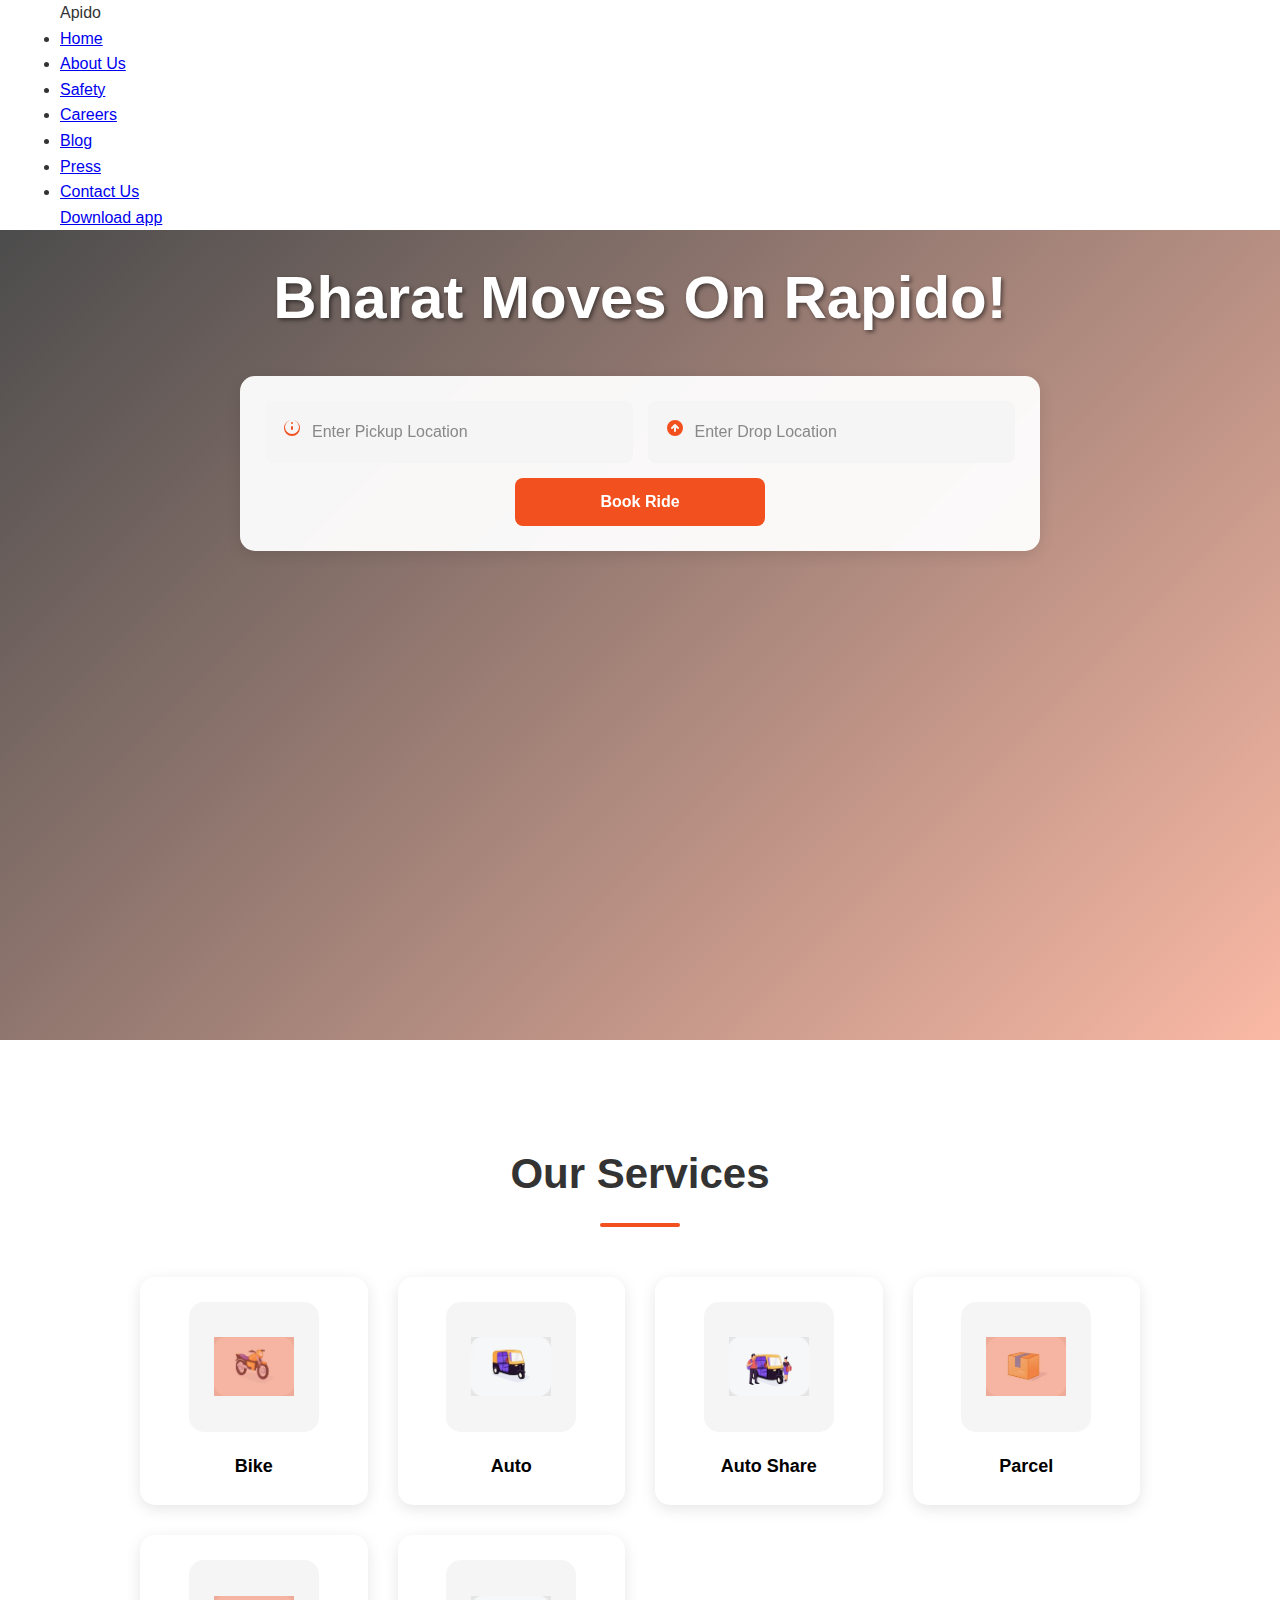
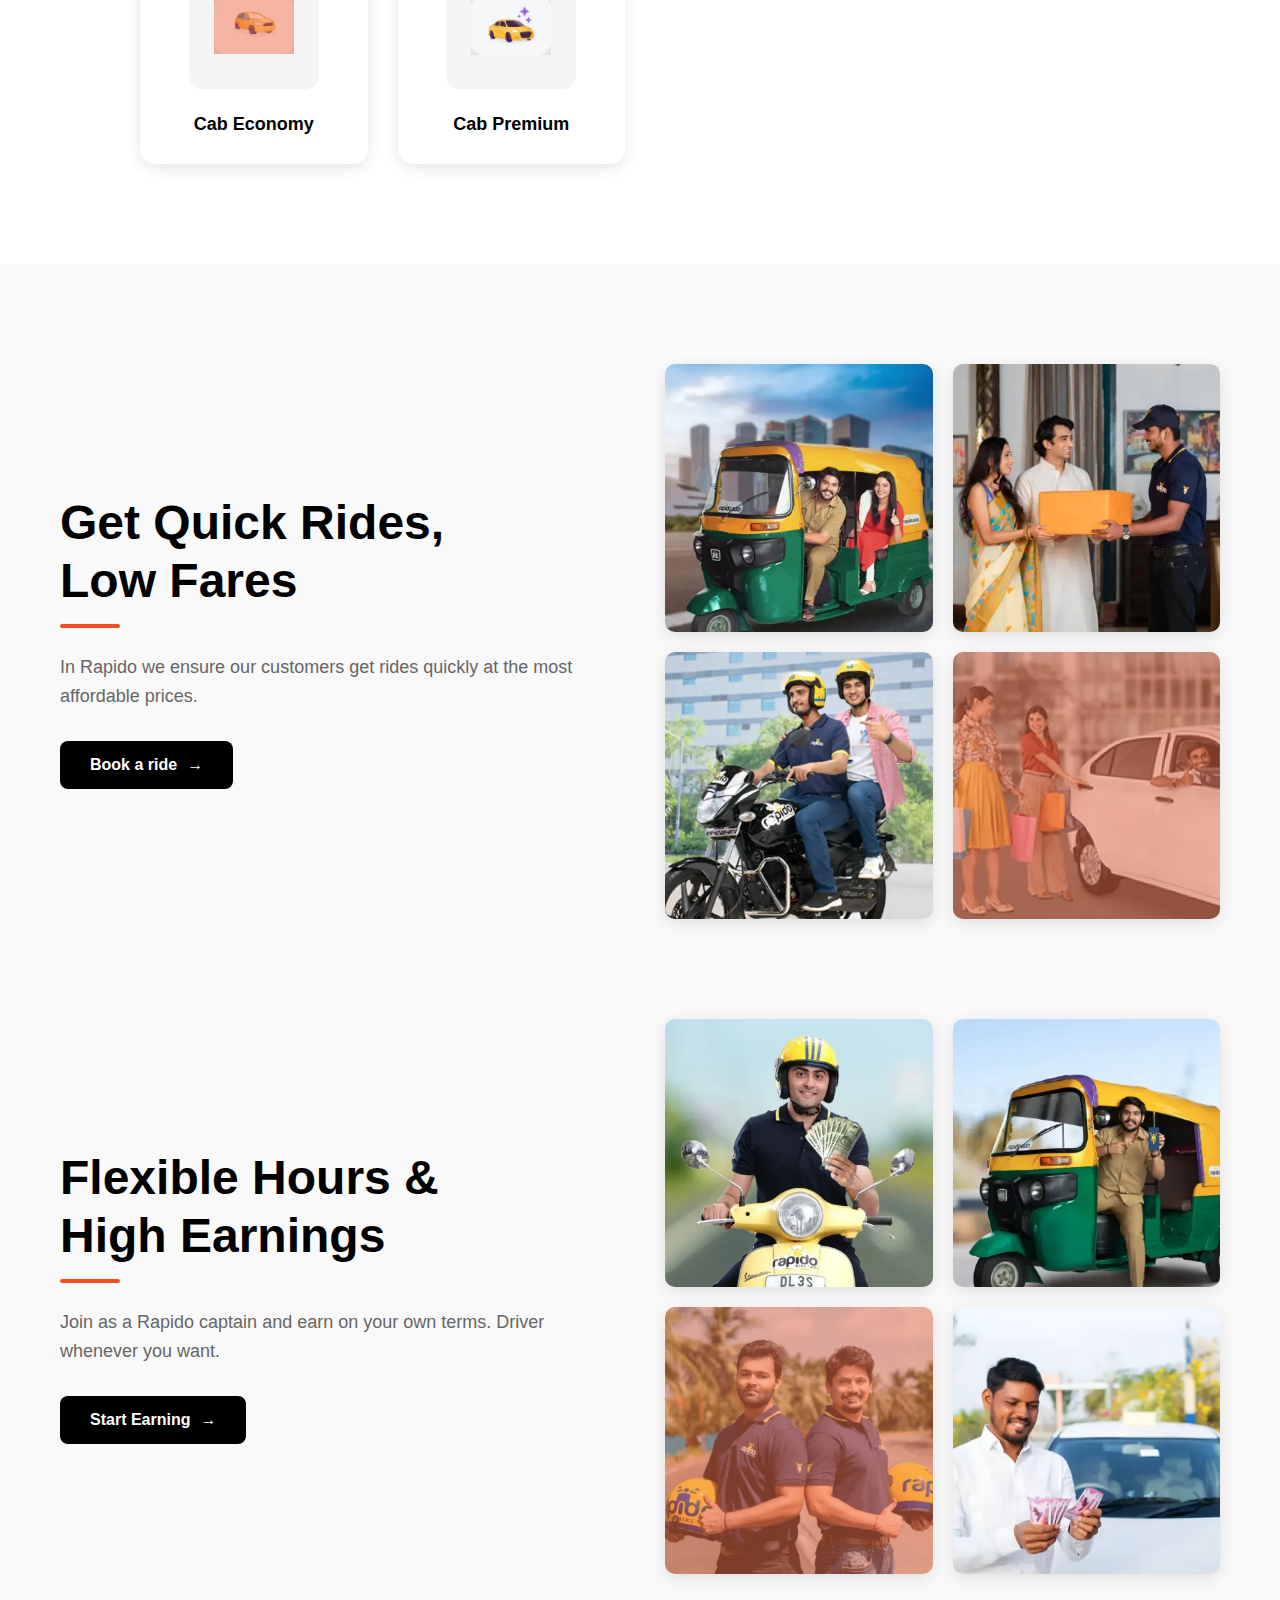
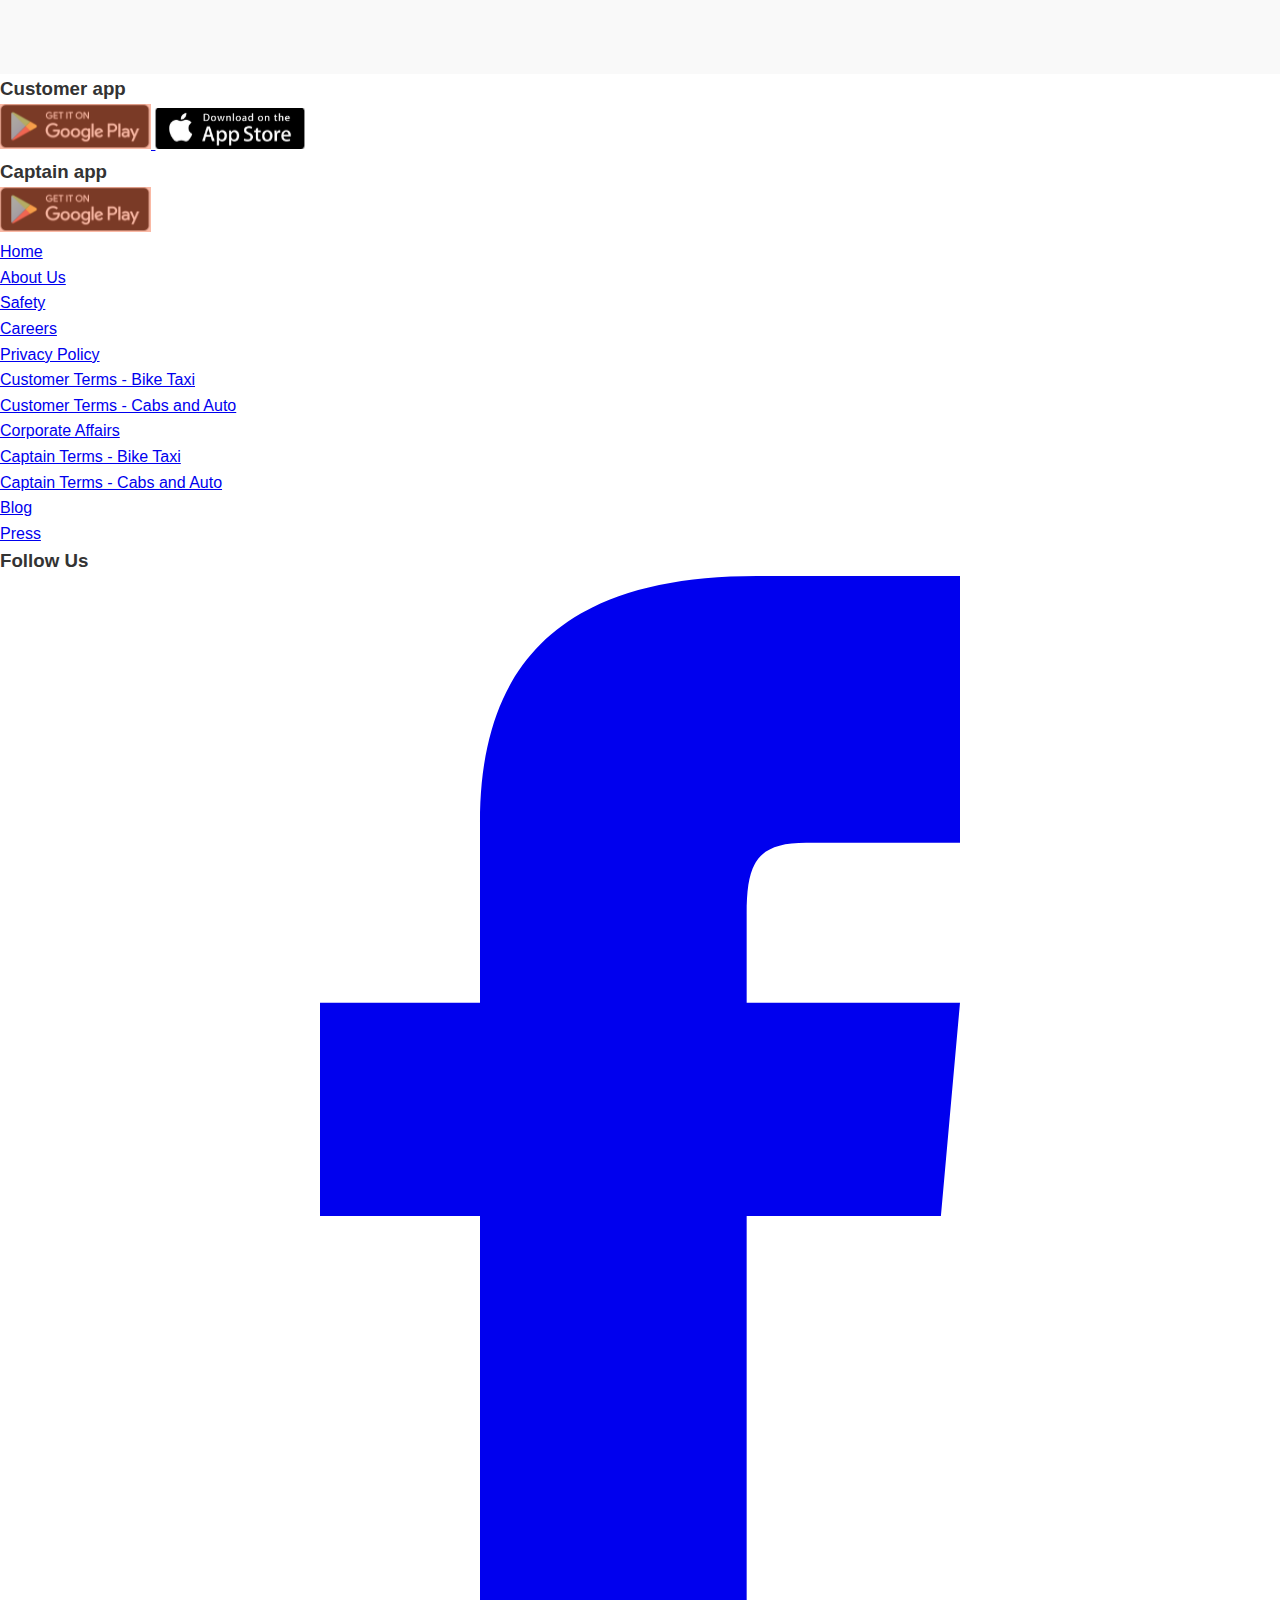
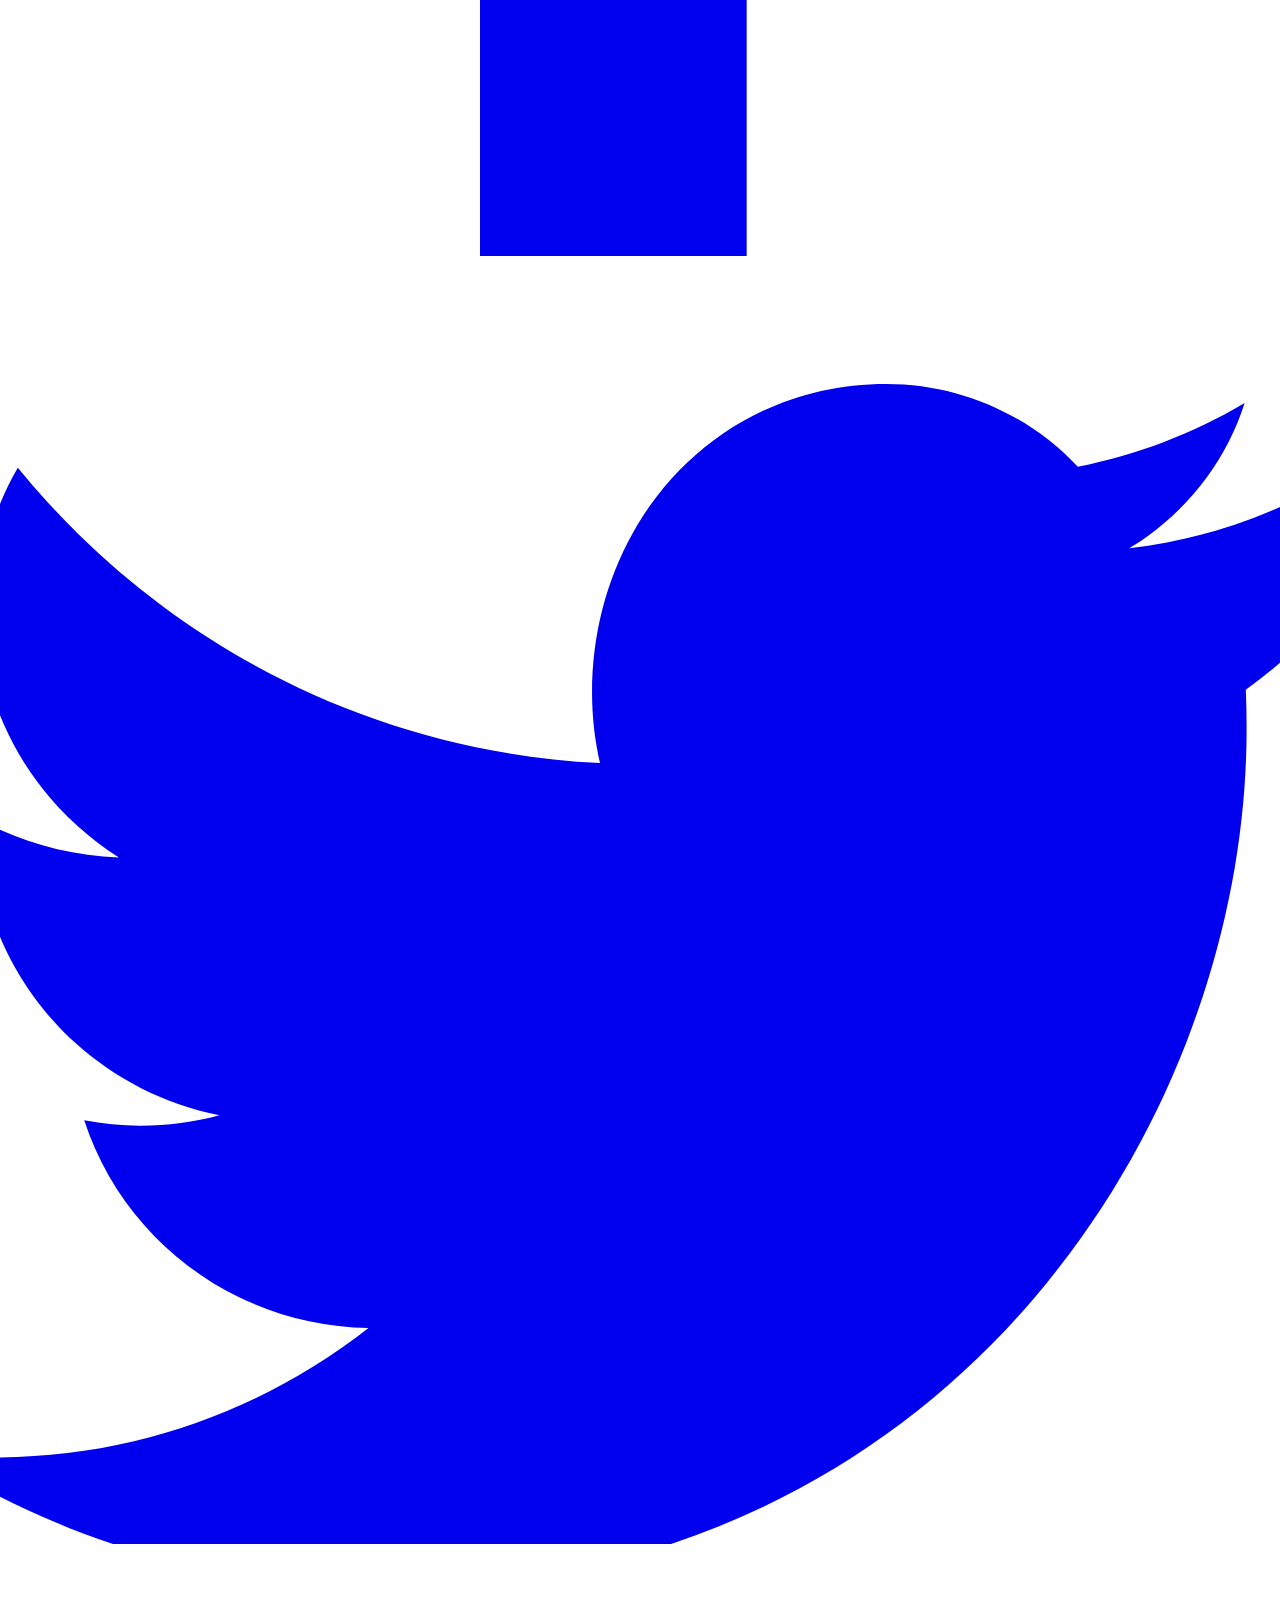
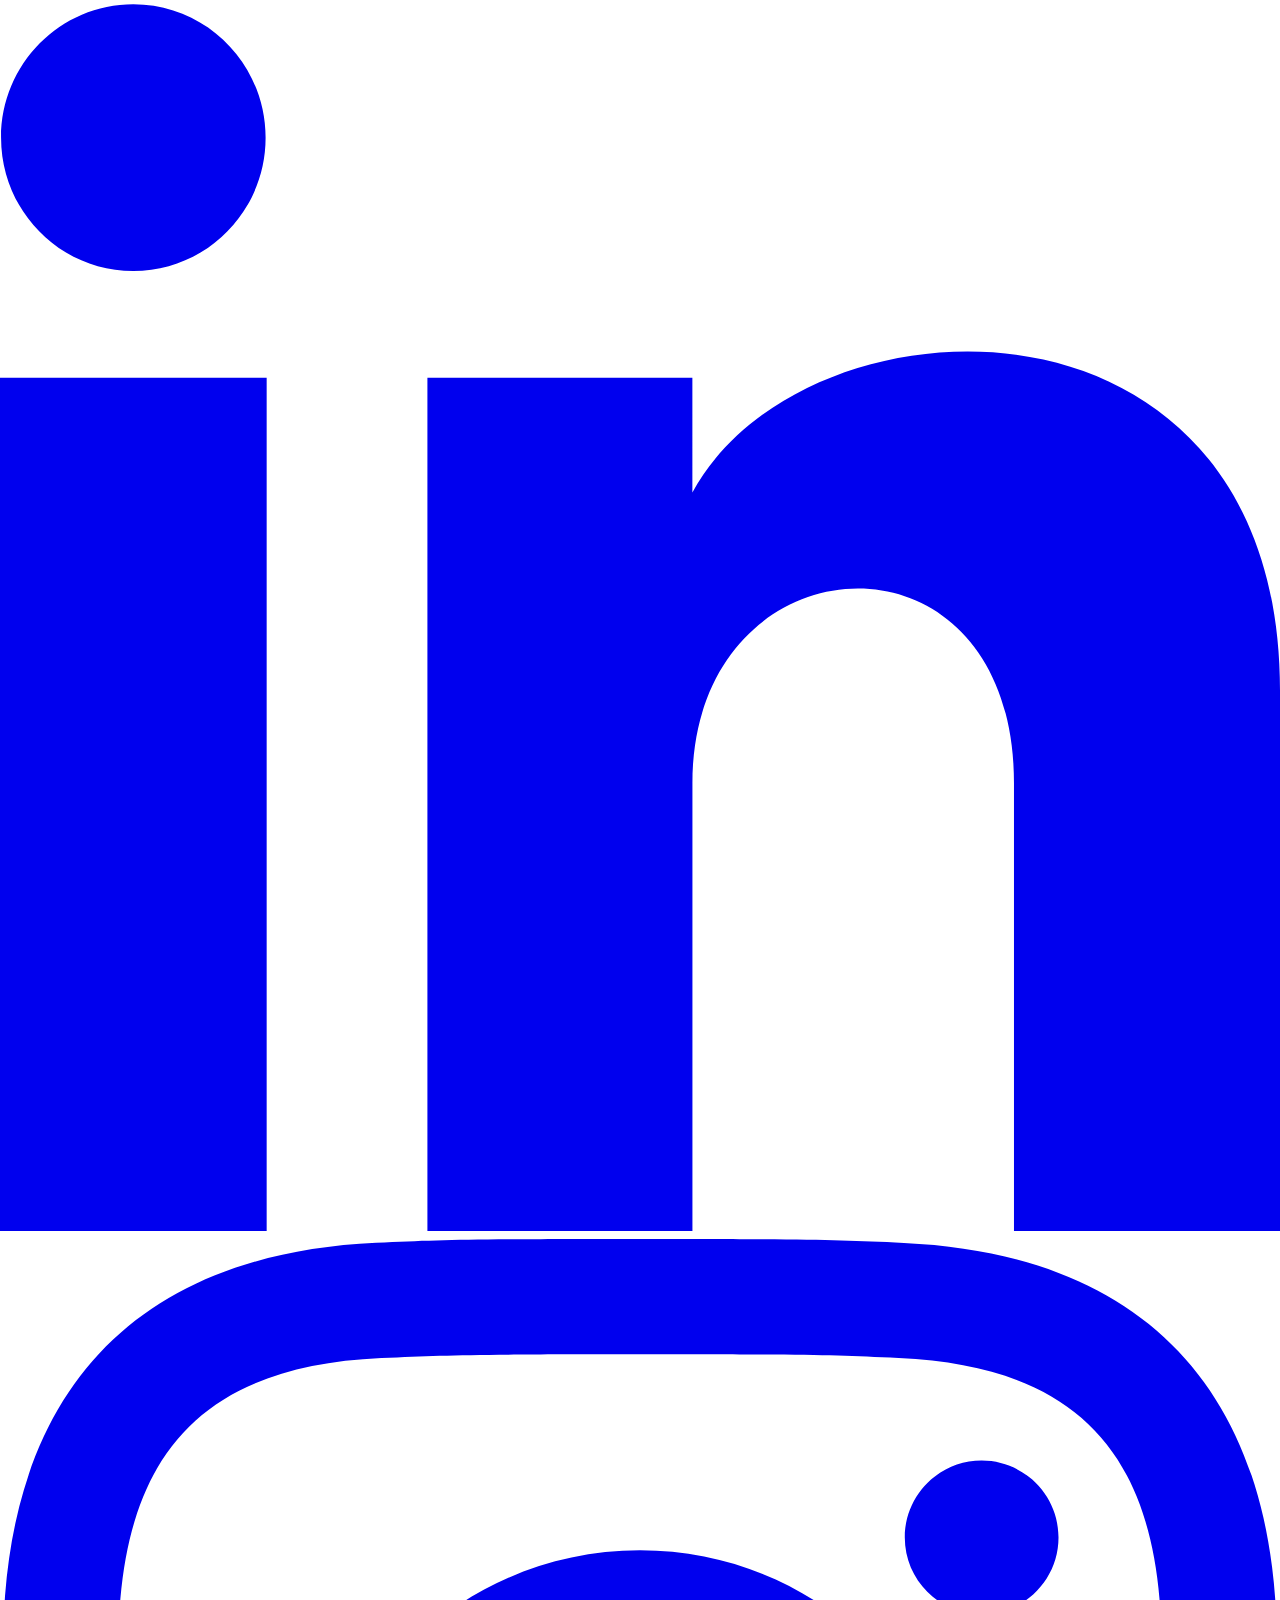
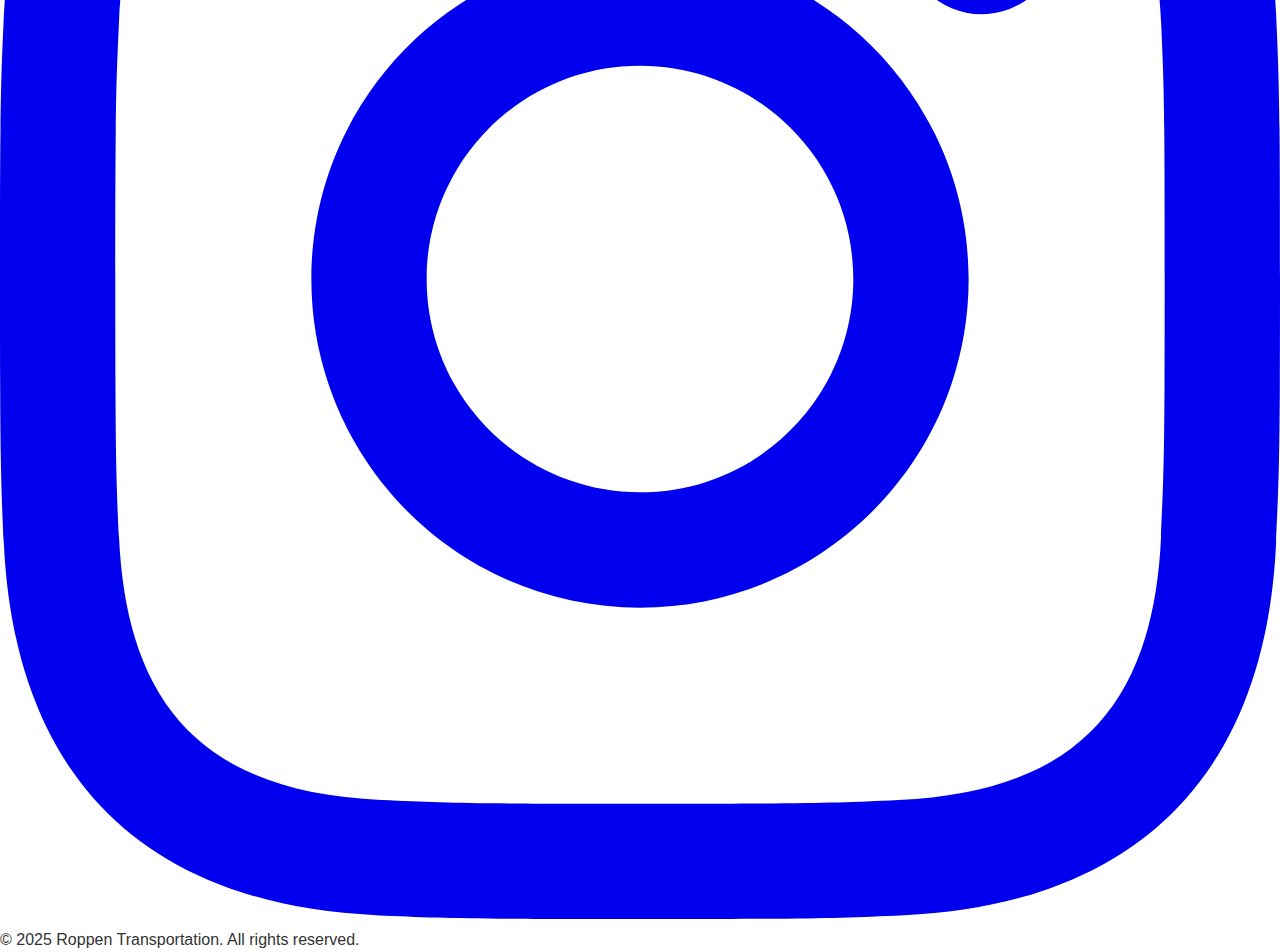
<file: index.html>
<!DOCTYPE html>
<html lang="en">
  <head>
    <meta charset="UTF-8" />
    <meta name="viewport" content="width=device-width, initial-scale=1.0" />
    <title>Apido NavBar</title>
    <link rel="stylesheet" href="home.css" />
  </head>
  <body>
      <header>
        <div class="container">
            <div class="logo">Apido</div>
            <nav>
                <ul>
                    <li><a href="home.html"  class="active">Home</a></li>
                    <li><a href="about.html">About Us</a></li>
                    <li><a href="safety.html">Safety</a></li>
                    <li><a href="careers.html">Careers</a></li>
                    <li><a href="#">Blog</a></li>
                    <li><a href="#">Press</a></li>
                    <li><a href="contact.html">Contact Us</a></li>
                </ul>
            </nav>
            <a href="#" class="download-btn">Download app</a>
        </div>
    </header>
    

    <!-- ========= HERO SECTION START ========= -->
    <div class="hero-section">
      <div class="hero-background-wrapper">
        <div class="hero-background-overlay"></div>
        <div class="hero-container">
          <h1 class="hero-title">Bharat Moves On Rapido!</h1>
          <div class="search-box">
            <div class="input-group">
              <div class="input-icon">
                <svg class="icon" fill="currentColor" viewBox="0 0 20 20">
                  <path
                    fill-rule="evenodd"
                    d="M5.05 4.05a7 7 0 119.9 9.9 7 7 0 01-9.9-9.9zM10 18a8 8 0 100-16 8 8 0 000 16zm-1-9a1 1 0 112 0v2a1 1 0 11-2 0v-2zm0-4a1 1 0 112 0 1 1 0 01-2 0z"
                    clip-rule="evenodd"
                  ></path>
                </svg>
              </div>
              <input
                type="text"
                placeholder="Enter Pickup Location"
                class="input-field"
              />
            </div>
            <div class="input-group">
              <div class="input-icon">
                <svg class="icon" fill="currentColor" viewBox="0 0 20 20">
                  <path
                    fill-rule="evenodd"
                    d="M10 18a8 8 0 100-16 8 8 0 000 16zm3.707-8.707l-3-3a1 1 0 00-1.414 0l-3 3a1 1 0 001.414 1.414L9 9.414V13a1 1 0 102 0V9.414l1.293 1.293a1 1 0 001.414-1.414z"
                    clip-rule="evenodd"
                  ></path>
                </svg>
              </div>
              <input
                type="text"
                placeholder="Enter Drop Location"
                class="input-field"
              />
            </div>
            <button class="book-ride-btn">Book Ride</button>
          </div>
        </div>
      </div>
    </div>
    <!-- ========= HERO SECTION END ========= -->

    <!-- ========= SERVICES SECTION START ========= -->
    <div class="services-section">
      <div class="services-container">
        <h2 class="services-title">Our Services</h2>
        <div class="title-underline"></div>
        <div class="services-grid">
          <!-- Service Card 1 -->
          <div class="service-card">
            <div class="service-card-image-wrapper">
              <img
                src="assets/images/bike.PNG"
                alt="Bike"
                class="service-image"
              />
            </div>
            <h3 class="service-card-title">Bike</h3>
          </div>
          <!-- Service Card 2 -->
          <div class="service-card">
            <div class="service-card-image-wrapper">
              <img
                src="assets/images/auto.PNG"
                alt="Auto"
                class="service-image"
              />
            </div>
            <h3 class="service-card-title">Auto</h3>
          </div>
          <!-- Service Card 3 -->
          <div class="service-card">
            <div class="service-card-image-wrapper">
              <img
                src="assets/images/autoshare.PNG"
                alt="Auto Share"
                class="service-image"
              />
            </div>
            <h3 class="service-card-title">Auto Share</h3>
          </div>
          <!-- Service Card 4 -->
          <div class="service-card">
            <div class="service-card-image-wrapper">
              <img
                src="assets/images/parcel.PNG"
                alt="Parcel"
                class="service-image"
              />
            </div>
            <h3 class="service-card-title">Parcel</h3>
          </div>
          <!-- Service Card 5 -->
          <div class="service-card">
            <div class="service-card-image-wrapper">
              <img
                src="assets/images/cab economy.PNG"
                alt="Cab Economy"
                class="service-image"
              />
            </div>
            <h3 class="service-card-title">Cab Economy</h3>
          </div>
          <!-- Service Card 6 -->
          <div class="service-card">
            <div class="service-card-image-wrapper">
              <img
                src="assets/images/cab premimum.PNG"
                alt="Cab Premium"
                class="service-image"
              />
            </div>
            <h3 class="service-card-title">Cab Premium</h3>
          </div>
        </div>
      </div>
    </div>

    <!-- ========= FEATURES SECTION START ========= -->
    <section class="features-section">
      <div class="features-container">
        <!-- Section 1: For Customers -->
        <div class="feature-block">
          <div class="feature-text">
            <h2 class="feature-title">
              Get Quick Rides,<br />
              Low Fares
            </h2>
            <div class="title-underline-features"></div>
            <p class="feature-description">
              In Rapido we ensure our customers get rides quickly at the most
              affordable prices.
            </p>
            <button class="feature-button">
              Book a ride <span class="arrow-icon">&rarr;</span>
            </button>
          </div>
          <div class="feature-images">
            <div class="image-grid">
              <img
                src="assets/images/img1.PNG"
                alt="Family in an auto-rickshaw"
                class="grid-image"
              />
              <img
                src="assets/images/img2.PNG"
                alt="Rapido parcel delivery"
                class="grid-image"
              />
              <img
                src="assets/images/img3.PNG"
                alt="Couple on a bike ride"
                class="grid-image"
              />
              <img
                src="assets/images/img4.PNG"
                alt="Woman getting into a Rapido cab"
                class="grid-image"
              />
            </div>
          </div>
        </div>

        <!-- Section 2: For Captains/Drivers -->
        <div class="feature-block feature-block-reversed">
          <div class="feature-images">
            <div class="image-grid">
              <img
                src="assets/images/img5.PNG"
                alt="Rapido captain on a scooter"
                class="grid-image"
              />
              <img
                src="assets/images/img6.PNG"
                alt="Rapido auto captain"
                class="grid-image"
              />
              <img
                src="assets/images/img7.PNG"
                alt="Happy Rapido captains"
                class="grid-image"
              />
              <img
                src="assets/images/img8.PNG"
                alt="Rapido cab captain with earnings"
                class="grid-image"
              />
            </div>
          </div>
          <div class="feature-text">
            <h2 class="feature-title">
              Flexible Hours &<br />
              High Earnings
            </h2>
            <div class="title-underline-features"></div>
            <p class="feature-description">
              Join as a Rapido captain and earn on your own terms. Driver
              whenever you want.
            </p>
            <button class="feature-button">
              Start Earning <span class="arrow-icon">&rarr;</span>
            </button>
          </div>
        </div>
      </div>
    </section>
    <!-- ========= FEATURES SECTION END ========= -->

    <!-- ========= FOOTER SECTION START ========= -->
    <footer class="site-footer">
      <div class="footer-container">
        <div class="footer-grid">
          <!-- Customer App Column -->
          <div class="footer-column">
            <h3 class="footer-column-title">Customer app</h3>
            <div class="app-buttons">
              <a href="#" aria-label="Get it on Google Play">
                <img
                  src="assets/images/googleplay.PNG"
                  alt="Get it on Google Play"
                  class="app-store-button"
                />
              </a>
              <a href="#" aria-label="Download on the App Store">
                <img
                  src="assets/images/appstore.PNG"
                  alt="Download on the App Store"
                  class="app-store-button"
                />
              </a>
            </div>
          </div>

          <!-- Captain App Column -->
          <div class="footer-column">
            <h3 class="footer-column-title">Captain app</h3>
            <div class="app-buttons">
              <a href="#" aria-label="Get it on Google Play">
                <img
                  src="assets/images/googleplay.PNG"
                  alt="Get it on Google Play"
                  class="app-store-button"
                />
              </a>
            </div>
          </div>

          <!-- Links Column 1 -->
          <div class="footer-column links-column-1">
            <ul class="footer-links">
              <li><a href="#">Home</a></li>
              <li><a href="#">About Us</a></li>
              <li><a href="#">Safety</a></li>
              <li><a href="#">Careers</a></li>
              <li><a href="#">Privacy Policy</a></li>
            </ul>
          </div>

          <!-- Links Column 2 -->
          <div class="footer-column">
            <ul class="footer-links">
              <li><a href="#">Customer Terms - Bike Taxi</a></li>
              <li><a href="#">Customer Terms - Cabs and Auto</a></li>
              <li><a href="#">Corporate Affairs</a></li>
            </ul>
          </div>

          <!-- Links Column 3 -->
          <div class="footer-column">
            <ul class="footer-links">
              <li><a href="#">Captain Terms - Bike Taxi</a></li>
              <li><a href="#">Captain Terms - Cabs and Auto</a></li>
              <li><a href="#">Blog</a></li>
              <li><a href="#">Press</a></li>
            </ul>
          </div>

          <!-- Follow Us Column -->
          <div class="footer-column">
            <h3 class="footer-column-title">Follow Us</h3>
            <div class="social-icons">
              <!-- Facebook -->
              <a href="#" aria-label="Facebook">
                <svg
                  class="social-icon"
                  fill="currentColor"
                  viewBox="0 0 24 24"
                >
                  <path
                    d="M9 8h-3v4h3v12h5v-12h3.642l.358-4h-4v-1.667c0-.955.192-1.333 1.115-1.333h2.885v-5h-3.808c-3.596 0-5.192 1.583-5.192 4.615v2.385z"
                  />
                </svg>
              </a>
              <!-- Twitter -->
              <a href="#" aria-label="Twitter">
                <svg
                  class="social-icon"
                  fill="currentColor"
                  viewBox="0 0 24 24"
                >
                  <path
                    d="M24 4.557c-.883.392-1.832.656-2.828.775 1.017-.609 1.798-1.574 2.165-2.724-.951.564-2.005.974-3.127 1.195-.897-.957-2.178-1.555-3.594-1.555-3.179 0-5.515 2.596-5.515 5.792 0 .452.051.892.149 1.317-4.405-.22-8.303-2.334-10.916-5.535-.456.78-.718 1.688-.718 2.647 0 1.943 1.042 3.658 2.613 4.658-.96-.03-1.868-.295-2.66-.733v.072c0 2.716 1.953 4.98 4.545 5.495-.47.128-.97.195-1.48.195-.365 0-.715-.035-1.055-.102.725 2.228 2.825 3.855 5.33 3.898-1.94 1.52-4.37 2.425-6.99 2.425-.455 0-.905-.025-1.345-.08 2.5 1.605 5.475 2.54 8.68 2.54 10.41 0 16.12-8.62 16.12-16.12 0-.245-.005-.49-.015-.735.94-.678 1.75-1.52 2.4-2.5z"
                  />
                </svg>
              </a>
              <!-- LinkedIn -->
              <a href="#" aria-label="LinkedIn">
                <svg
                  class="social-icon"
                  fill="currentColor"
                  viewBox="0 0 24 24"
                >
                  <path
                    d="M4.98 3.5c0 1.381-1.11 2.5-2.48 2.5s-2.48-1.119-2.48-2.5c0-1.38 1.11-2.5 2.48-2.5s2.48 1.12 2.48 2.5zm.02 4.5h-5v16h5v-16zm7.982 0h-4.968v16h4.969v-8.399c0-4.67 6.029-5.052 6.029 0v8.399h4.988v-10.131c0-7.88-8.922-7.59-11.018-3.714v-2.155z"
                  />
                </svg>
              </a>
              <!-- Instagram -->
              <a href="#" aria-label="Instagram">
                <svg
                  class="social-icon"
                  fill="currentColor"
                  viewBox="0 0 24 24"
                >
                  <path
                    d="M12 2.163c3.204 0 3.584.012 4.85.07 3.252.148 4.771 1.691 4.919 4.919.058 1.265.069 1.645.069 4.849 0 3.205-.012 3.584-.069 4.849-.149 3.225-1.664 4.771-4.919 4.919-1.266.058-1.644.07-4.85.07-3.204 0-3.584-.012-4.849-.07-3.26-.149-4.771-1.699-4.919-4.92-.058-1.265-.07-1.644-.07-4.849 0-3.204.013-3.583.07-4.849.149-3.227 1.664-4.771 4.919-4.919 1.266-.057 1.645-.069 4.849-.069zm0-2.163c-3.259 0-3.667.014-4.947.072-4.358.2-6.78 2.618-6.98 6.98-.059 1.281-.073 1.689-.073 4.948 0 3.259.014 3.668.072 4.948.2 4.358 2.618 6.78 6.98 6.98 1.281.058 1.689.072 4.948.072s3.667-.014 4.947-.072c4.358-.2 6.78-2.618 6.98-6.98.059-1.281.073-1.689.073-4.948s-.014-3.667-.072-4.947c-.2-4.358-2.618-6.78-6.98-6.98-1.281-.059-1.689-.073-4.948-.073zm0 5.838c-3.403 0-6.162 2.759-6.162 6.162s2.759 6.162 6.162 6.162 6.162-2.759 6.162-6.162-2.759-6.162-6.162-6.162zm0 10.162c-2.209 0-4-1.79-4-4s1.791-4 4-4 4 1.79 4 4-1.791 4-4 4zm6.406-11.845c-.796 0-1.441.645-1.441 1.44s.645 1.44 1.441 1.44 1.441-.645 1.441-1.44-.645-1.44-1.441-1.44z"
                  />
                </svg>
              </a>
            </div>
          </div>
        </div>

        <!-- Copyright Section -->
        <div class="footer-copyright">
          <p>&copy; 2025 Roppen Transportation. All rights reserved.</p>
        </div>
      </div>
    </footer>
    <!-- ========= FOOTER SECTION END ========= -->
  </body>
</html>
</file>
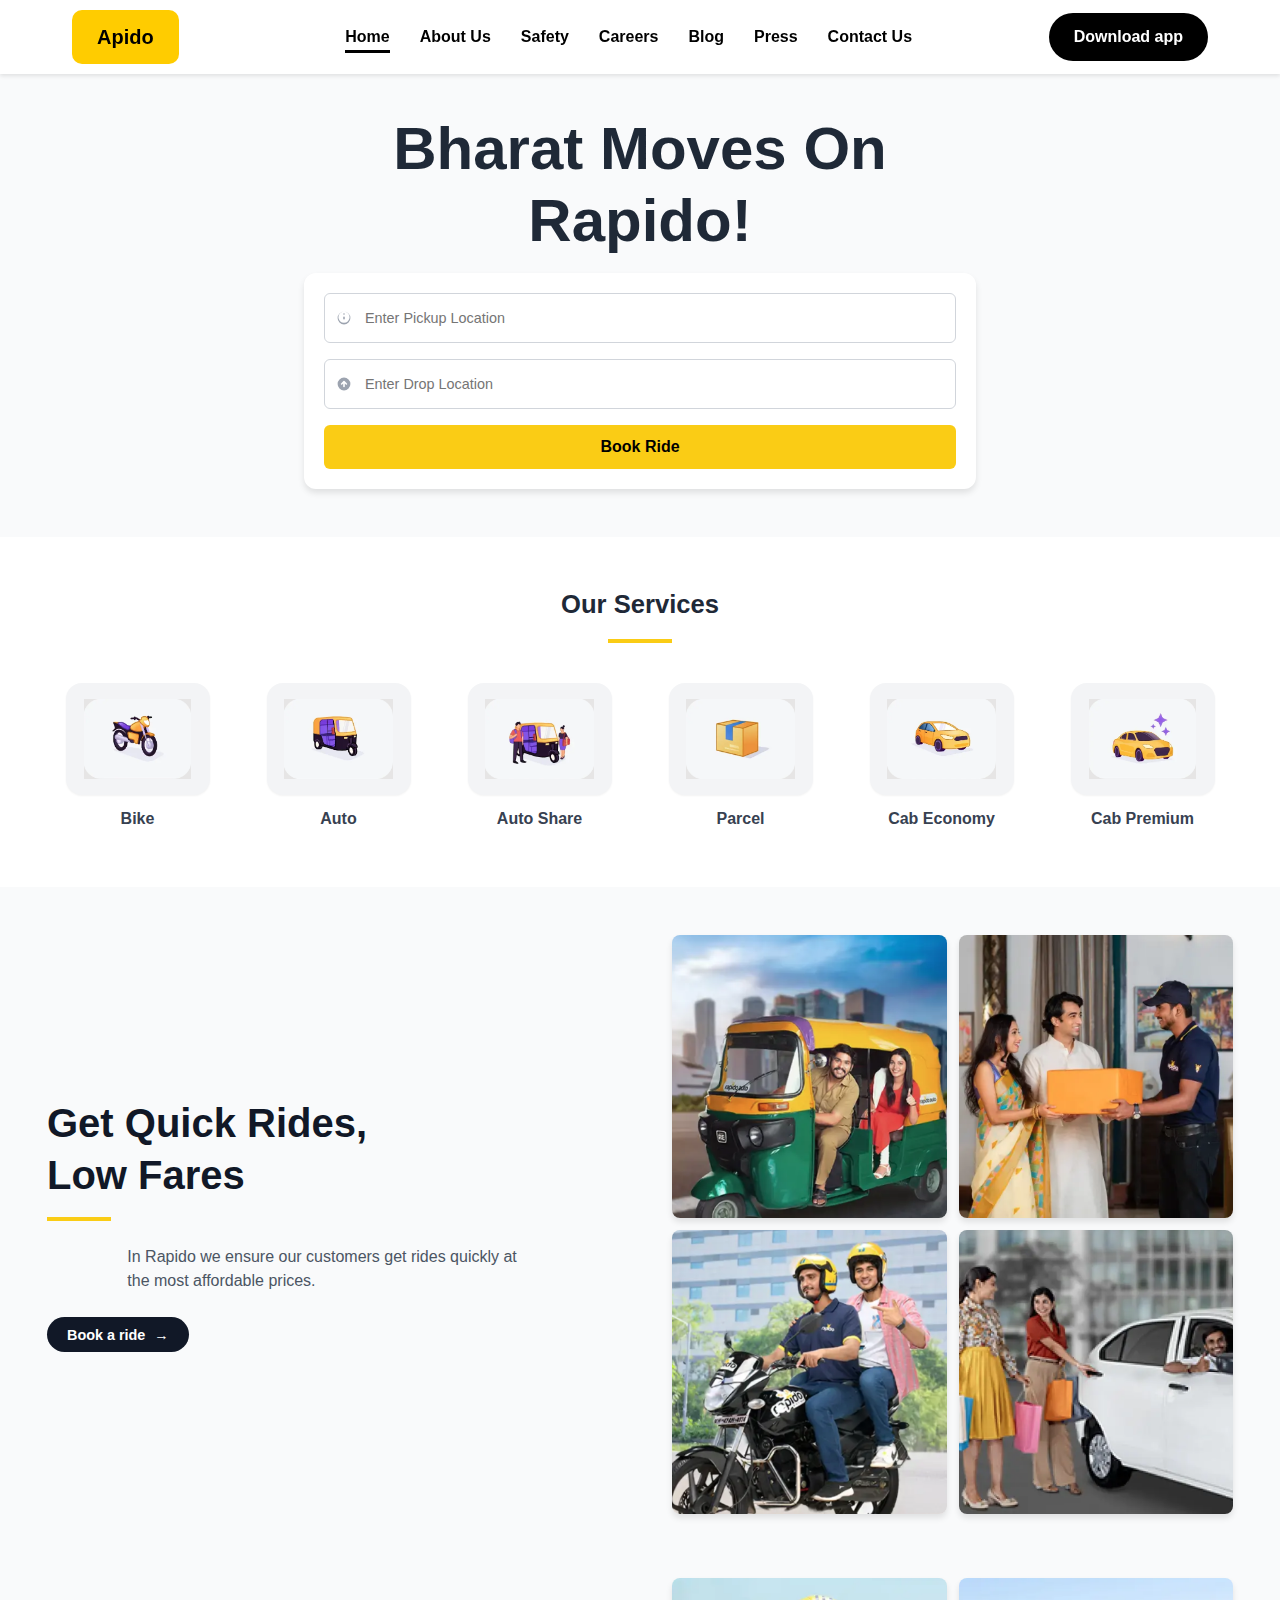
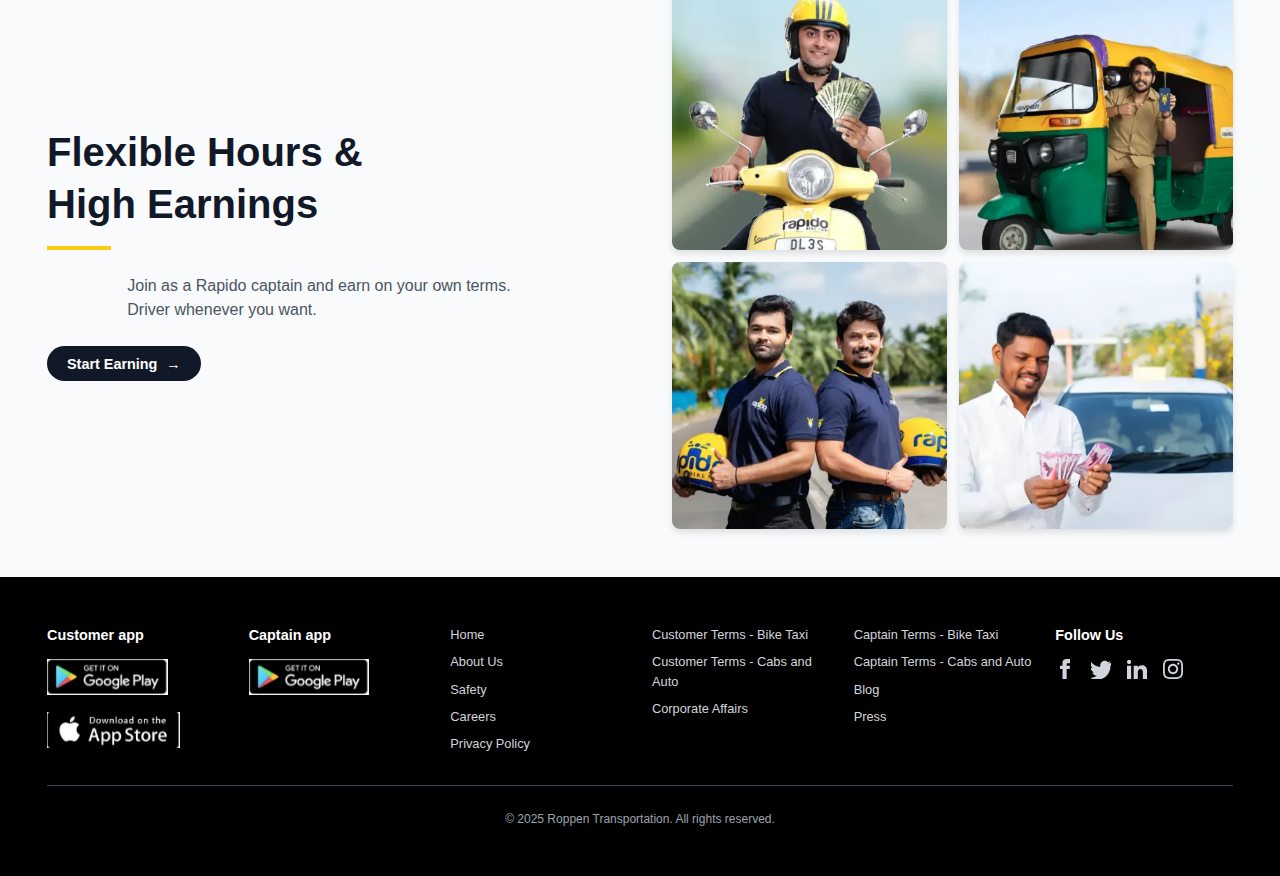
<file: apidoHtml/index.html>
<!DOCTYPE html>
<html lang="en">
  <head>
    <meta charset="UTF-8" />
    <meta name="viewport" content="width=device-width, initial-scale=1.0" />
    <title>Apido NavBar</title>
    <link rel="stylesheet" href="home.css" />
  </head>
  <body>
      <header>
        <div class="container">
            <div class="logo">Apido</div>
            <nav>
                <ul>
                    <li><a href="home.html"  class="active">Home</a></li>
                    <li><a href="about.html">About Us</a></li>
                    <li><a href="safety.html">Safety</a></li>
                    <li><a href="careers.html">Careers</a></li>
                    <li><a href="blog.html">Blog</a></li>
                    <li><a href="#">Press</a></li>
                    <li><a href="contact.html">Contact Us</a></li>
                </ul>
            </nav>
            <a href="#" class="download-btn">Download app</a>
        </div>
    </header>
    

    <!-- ========= HERO SECTION START ========= -->
    <div class="hero-section">
      <div class="hero-background-wrapper">
        <div class="hero-background-overlay"></div>
        <div class="hero-container">
          <h1 class="hero-title">Bharat Moves On Rapido!</h1>
          <div class="search-box">
            <div class="input-group">
              <div class="input-icon">
                <svg class="icon" fill="currentColor" viewBox="0 0 20 20">
                  <path
                    fill-rule="evenodd"
                    d="M5.05 4.05a7 7 0 119.9 9.9 7 7 0 01-9.9-9.9zM10 18a8 8 0 100-16 8 8 0 000 16zm-1-9a1 1 0 112 0v2a1 1 0 11-2 0v-2zm0-4a1 1 0 112 0 1 1 0 01-2 0z"
                    clip-rule="evenodd"
                  ></path>
                </svg>
              </div>
              <input
                type="text"
                placeholder="Enter Pickup Location"
                class="input-field"
              />
            </div>
            <div class="input-group">
              <div class="input-icon">
                <svg class="icon" fill="currentColor" viewBox="0 0 20 20">
                  <path
                    fill-rule="evenodd"
                    d="M10 18a8 8 0 100-16 8 8 0 000 16zm3.707-8.707l-3-3a1 1 0 00-1.414 0l-3 3a1 1 0 001.414 1.414L9 9.414V13a1 1 0 102 0V9.414l1.293 1.293a1 1 0 001.414-1.414z"
                    clip-rule="evenodd"
                  ></path>
                </svg>
              </div>
              <input
                type="text"
                placeholder="Enter Drop Location"
                class="input-field"
              />
            </div>
            <button class="book-ride-btn">Book Ride</button>
          </div>
        </div>
      </div>
    </div>
    <!-- ========= HERO SECTION END ========= -->

    <!-- ========= SERVICES SECTION START ========= -->
    <div class="services-section">
      <div class="services-container">
        <h2 class="services-title">Our Services</h2>
        <div class="title-underline"></div>
        <div class="services-grid">
          <!-- Service Card 1 -->
          <div class="service-card">
            <div class="service-card-image-wrapper">
              <img
                src="assets/images/bike.PNG"
                alt="Bike"
                class="service-image"
              />
            </div>
            <h3 class="service-card-title">Bike</h3>
          </div>
          <!-- Service Card 2 -->
          <div class="service-card">
            <div class="service-card-image-wrapper">
              <img
                src="assets/images/auto.PNG"
                alt="Auto"
                class="service-image"
              />
            </div>
            <h3 class="service-card-title">Auto</h3>
          </div>
          <!-- Service Card 3 -->
          <div class="service-card">
            <div class="service-card-image-wrapper">
              <img
                src="assets/images/autoshare.PNG"
                alt="Auto Share"
                class="service-image"
              />
            </div>
            <h3 class="service-card-title">Auto Share</h3>
          </div>
          <!-- Service Card 4 -->
          <div class="service-card">
            <div class="service-card-image-wrapper">
              <img
                src="assets/images/parcel.PNG"
                alt="Parcel"
                class="service-image"
              />
            </div>
            <h3 class="service-card-title">Parcel</h3>
          </div>
          <!-- Service Card 5 -->
          <div class="service-card">
            <div class="service-card-image-wrapper">
              <img
                src="assets/images/cab economy.PNG"
                alt="Cab Economy"
                class="service-image"
              />
            </div>
            <h3 class="service-card-title">Cab Economy</h3>
          </div>
          <!-- Service Card 6 -->
          <div class="service-card">
            <div class="service-card-image-wrapper">
              <img
                src="assets/images/cab premimum.PNG"
                alt="Cab Premium"
                class="service-image"
              />
            </div>
            <h3 class="service-card-title">Cab Premium</h3>
          </div>
        </div>
      </div>
    </div>

    <!-- ========= FEATURES SECTION START ========= -->
    <section class="features-section">
      <div class="features-container">
        <!-- Section 1: For Customers -->
        <div class="feature-block">
          <div class="feature-text">
            <h2 class="feature-title">
              Get Quick Rides,<br />
              Low Fares
            </h2>
            <div class="title-underline-features"></div>
            <p class="feature-description">
              In Rapido we ensure our customers get rides quickly at the most
              affordable prices.
            </p>
            <button class="feature-button">
              Book a ride <span class="arrow-icon">&rarr;</span>
            </button>
          </div>
          <div class="feature-images">
            <div class="image-grid">
              <img
                src="assets/images/img1.PNG"
                alt="Family in an auto-rickshaw"
                class="grid-image"
              />
              <img
                src="assets/images/img2.PNG"
                alt="Rapido parcel delivery"
                class="grid-image"
              />
              <img
                src="assets/images/img3.PNG"
                alt="Couple on a bike ride"
                class="grid-image"
              />
              <img
                src="assets/images/img4.PNG"
                alt="Woman getting into a Rapido cab"
                class="grid-image"
              />
            </div>
          </div>
        </div>

        <!-- Section 2: For Captains/Drivers -->
        <div class="feature-block feature-block-reversed">
          <div class="feature-images">
            <div class="image-grid">
              <img
                src="assets/images/img5.PNG"
                alt="Rapido captain on a scooter"
                class="grid-image"
              />
              <img
                src="assets/images/img6.PNG"
                alt="Rapido auto captain"
                class="grid-image"
              />
              <img
                src="assets/images/img7.PNG"
                alt="Happy Rapido captains"
                class="grid-image"
              />
              <img
                src="assets/images/img8.PNG"
                alt="Rapido cab captain with earnings"
                class="grid-image"
              />
            </div>
          </div>
          <div class="feature-text">
            <h2 class="feature-title">
              Flexible Hours &<br />
              High Earnings
            </h2>
            <div class="title-underline-features"></div>
            <p class="feature-description">
              Join as a Rapido captain and earn on your own terms. Driver
              whenever you want.
            </p>
            <button class="feature-button">
              Start Earning <span class="arrow-icon">&rarr;</span>
            </button>
          </div>
        </div>
      </div>
    </section>
    <!-- ========= FEATURES SECTION END ========= -->

    <!-- ========= FOOTER SECTION START ========= -->
    <footer class="site-footer">
      <div class="footer-container">
        <div class="footer-grid">
          <!-- Customer App Column -->
          <div class="footer-column">
            <h3 class="footer-column-title">Customer app</h3>
            <div class="app-buttons">
              <a href="#" aria-label="Get it on Google Play">
                <img
                  src="assets/images/googleplay.PNG"
                  alt="Get it on Google Play"
                  class="app-store-button"
                />
              </a>
              <a href="#" aria-label="Download on the App Store">
                <img
                  src="assets/images/appstore.PNG"
                  alt="Download on the App Store"
                  class="app-store-button"
                />
              </a>
            </div>
          </div>

          <!-- Captain App Column -->
          <div class="footer-column">
            <h3 class="footer-column-title">Captain app</h3>
            <div class="app-buttons">
              <a href="#" aria-label="Get it on Google Play">
                <img
                  src="assets/images/googleplay.PNG"
                  alt="Get it on Google Play"
                  class="app-store-button"
                />
              </a>
            </div>
          </div>

          <!-- Links Column 1 -->
          <div class="footer-column links-column-1">
            <ul class="footer-links">
              <li><a href="#">Home</a></li>
              <li><a href="#">About Us</a></li>
              <li><a href="#">Safety</a></li>
              <li><a href="#">Careers</a></li>
              <li><a href="#">Privacy Policy</a></li>
            </ul>
          </div>

          <!-- Links Column 2 -->
          <div class="footer-column">
            <ul class="footer-links">
              <li><a href="#">Customer Terms - Bike Taxi</a></li>
              <li><a href="#">Customer Terms - Cabs and Auto</a></li>
              <li><a href="#">Corporate Affairs</a></li>
            </ul>
          </div>

          <!-- Links Column 3 -->
          <div class="footer-column">
            <ul class="footer-links">
              <li><a href="#">Captain Terms - Bike Taxi</a></li>
              <li><a href="#">Captain Terms - Cabs and Auto</a></li>
              <li><a href="#">Blog</a></li>
              <li><a href="#">Press</a></li>
            </ul>
          </div>

          <!-- Follow Us Column -->
          <div class="footer-column">
            <h3 class="footer-column-title">Follow Us</h3>
            <div class="social-icons">
              <!-- Facebook -->
              <a href="#" aria-label="Facebook">
                <svg
                  class="social-icon"
                  fill="currentColor"
                  viewBox="0 0 24 24"
                >
                  <path
                    d="M9 8h-3v4h3v12h5v-12h3.642l.358-4h-4v-1.667c0-.955.192-1.333 1.115-1.333h2.885v-5h-3.808c-3.596 0-5.192 1.583-5.192 4.615v2.385z"
                  />
                </svg>
              </a>
              <!-- Twitter -->
              <a href="#" aria-label="Twitter">
                <svg
                  class="social-icon"
                  fill="currentColor"
                  viewBox="0 0 24 24"
                >
                  <path
                    d="M24 4.557c-.883.392-1.832.656-2.828.775 1.017-.609 1.798-1.574 2.165-2.724-.951.564-2.005.974-3.127 1.195-.897-.957-2.178-1.555-3.594-1.555-3.179 0-5.515 2.596-5.515 5.792 0 .452.051.892.149 1.317-4.405-.22-8.303-2.334-10.916-5.535-.456.78-.718 1.688-.718 2.647 0 1.943 1.042 3.658 2.613 4.658-.96-.03-1.868-.295-2.66-.733v.072c0 2.716 1.953 4.98 4.545 5.495-.47.128-.97.195-1.48.195-.365 0-.715-.035-1.055-.102.725 2.228 2.825 3.855 5.33 3.898-1.94 1.52-4.37 2.425-6.99 2.425-.455 0-.905-.025-1.345-.08 2.5 1.605 5.475 2.54 8.68 2.54 10.41 0 16.12-8.62 16.12-16.12 0-.245-.005-.49-.015-.735.94-.678 1.75-1.52 2.4-2.5z"
                  />
                </svg>
              </a>
              <!-- LinkedIn -->
              <a href="#" aria-label="LinkedIn">
                <svg
                  class="social-icon"
                  fill="currentColor"
                  viewBox="0 0 24 24"
                >
                  <path
                    d="M4.98 3.5c0 1.381-1.11 2.5-2.48 2.5s-2.48-1.119-2.48-2.5c0-1.38 1.11-2.5 2.48-2.5s2.48 1.12 2.48 2.5zm.02 4.5h-5v16h5v-16zm7.982 0h-4.968v16h4.969v-8.399c0-4.67 6.029-5.052 6.029 0v8.399h4.988v-10.131c0-7.88-8.922-7.59-11.018-3.714v-2.155z"
                  />
                </svg>
              </a>
              <!-- Instagram -->
              <a href="#" aria-label="Instagram">
                <svg
                  class="social-icon"
                  fill="currentColor"
                  viewBox="0 0 24 24"
                >
                  <path
                    d="M12 2.163c3.204 0 3.584.012 4.85.07 3.252.148 4.771 1.691 4.919 4.919.058 1.265.069 1.645.069 4.849 0 3.205-.012 3.584-.069 4.849-.149 3.225-1.664 4.771-4.919 4.919-1.266.058-1.644.07-4.85.07-3.204 0-3.584-.012-4.849-.07-3.26-.149-4.771-1.699-4.919-4.92-.058-1.265-.07-1.644-.07-4.849 0-3.204.013-3.583.07-4.849.149-3.227 1.664-4.771 4.919-4.919 1.266-.057 1.645-.069 4.849-.069zm0-2.163c-3.259 0-3.667.014-4.947.072-4.358.2-6.78 2.618-6.98 6.98-.059 1.281-.073 1.689-.073 4.948 0 3.259.014 3.668.072 4.948.2 4.358 2.618 6.78 6.98 6.98 1.281.058 1.689.072 4.948.072s3.667-.014 4.947-.072c4.358-.2 6.78-2.618 6.98-6.98.059-1.281.073-1.689.073-4.948s-.014-3.667-.072-4.947c-.2-4.358-2.618-6.78-6.98-6.98-1.281-.059-1.689-.073-4.948-.073zm0 5.838c-3.403 0-6.162 2.759-6.162 6.162s2.759 6.162 6.162 6.162 6.162-2.759 6.162-6.162-2.759-6.162-6.162-6.162zm0 10.162c-2.209 0-4-1.79-4-4s1.791-4 4-4 4 1.79 4 4-1.791 4-4 4zm6.406-11.845c-.796 0-1.441.645-1.441 1.44s.645 1.44 1.441 1.44 1.441-.645 1.441-1.44-.645-1.44-1.441-1.44z"
                  />
                </svg>
              </a>
            </div>
          </div>
        </div>

        <!-- Copyright Section -->
        <div class="footer-copyright">
          <p>&copy; 2025 Roppen Transportation. All rights reserved.</p>
        </div>
      </div>
    </footer>
    <!-- ========= FOOTER SECTION END ========= -->
  </body>
</html>
</file>
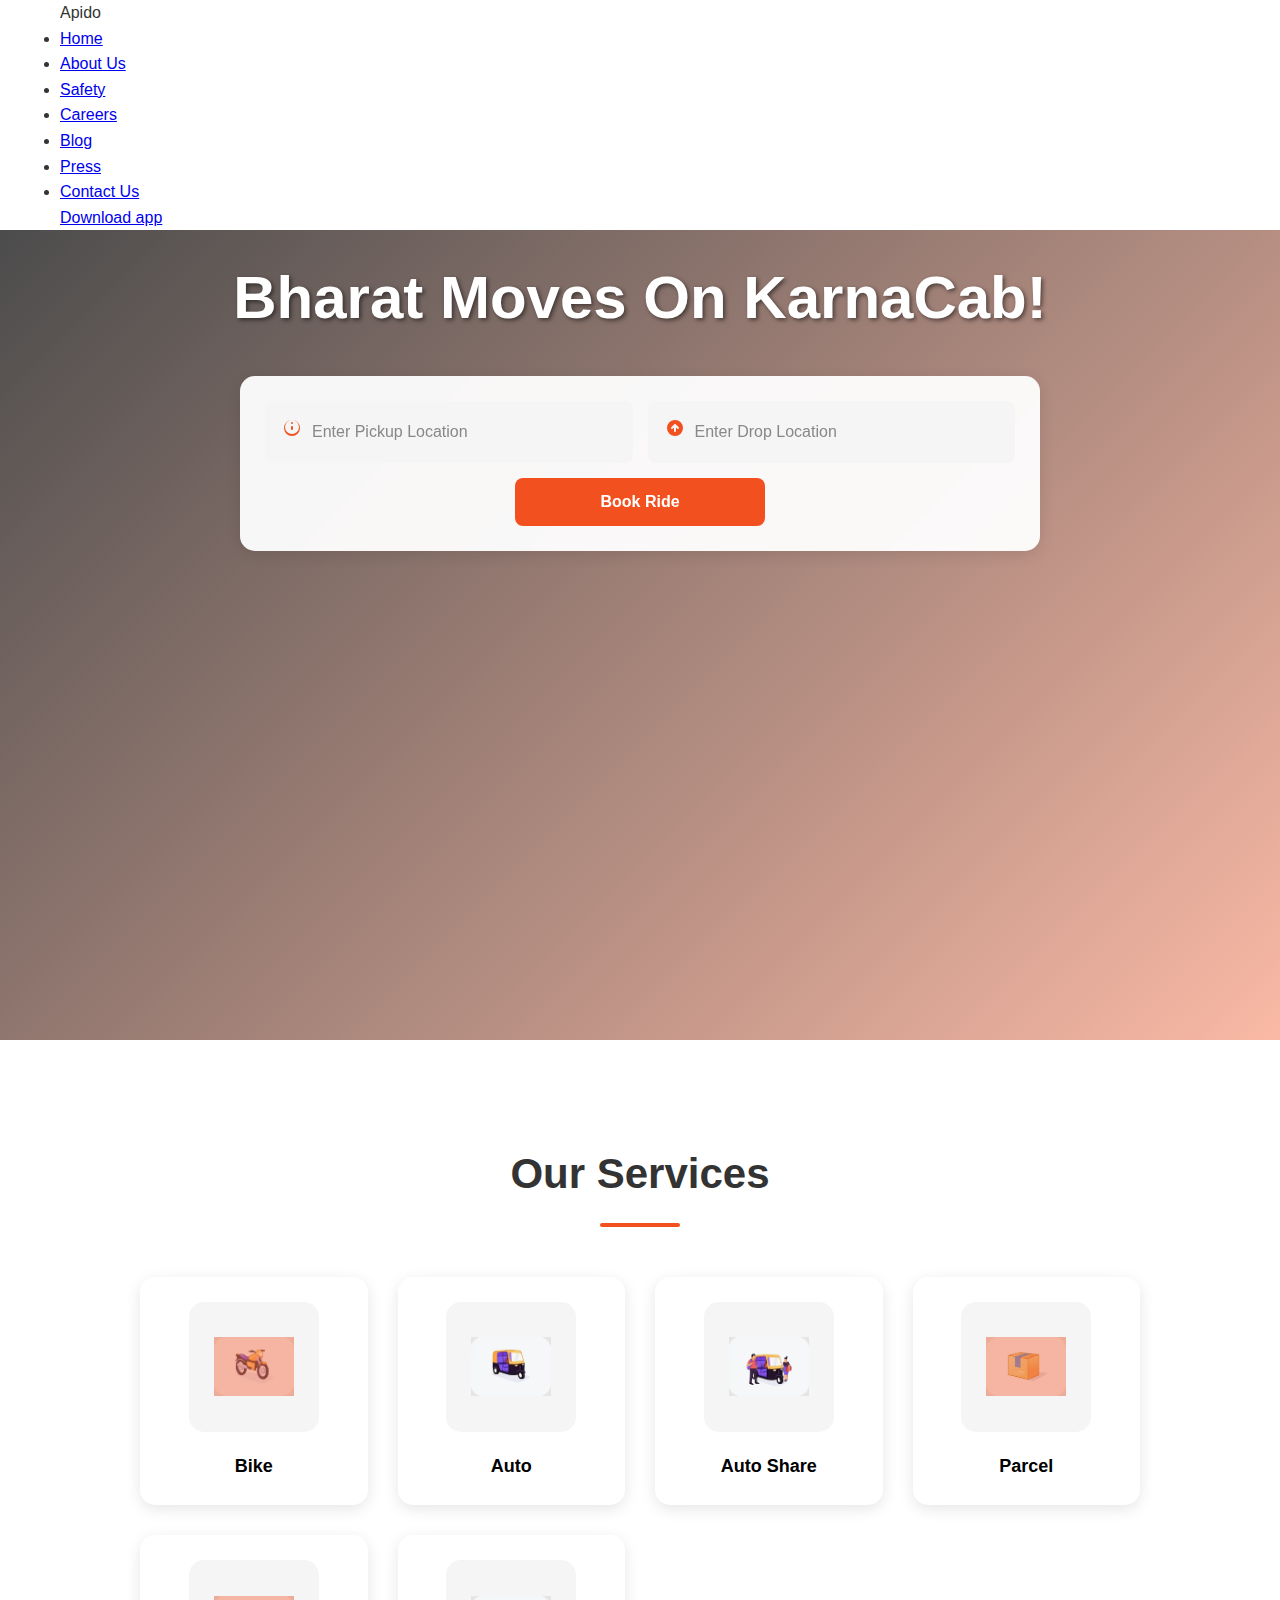
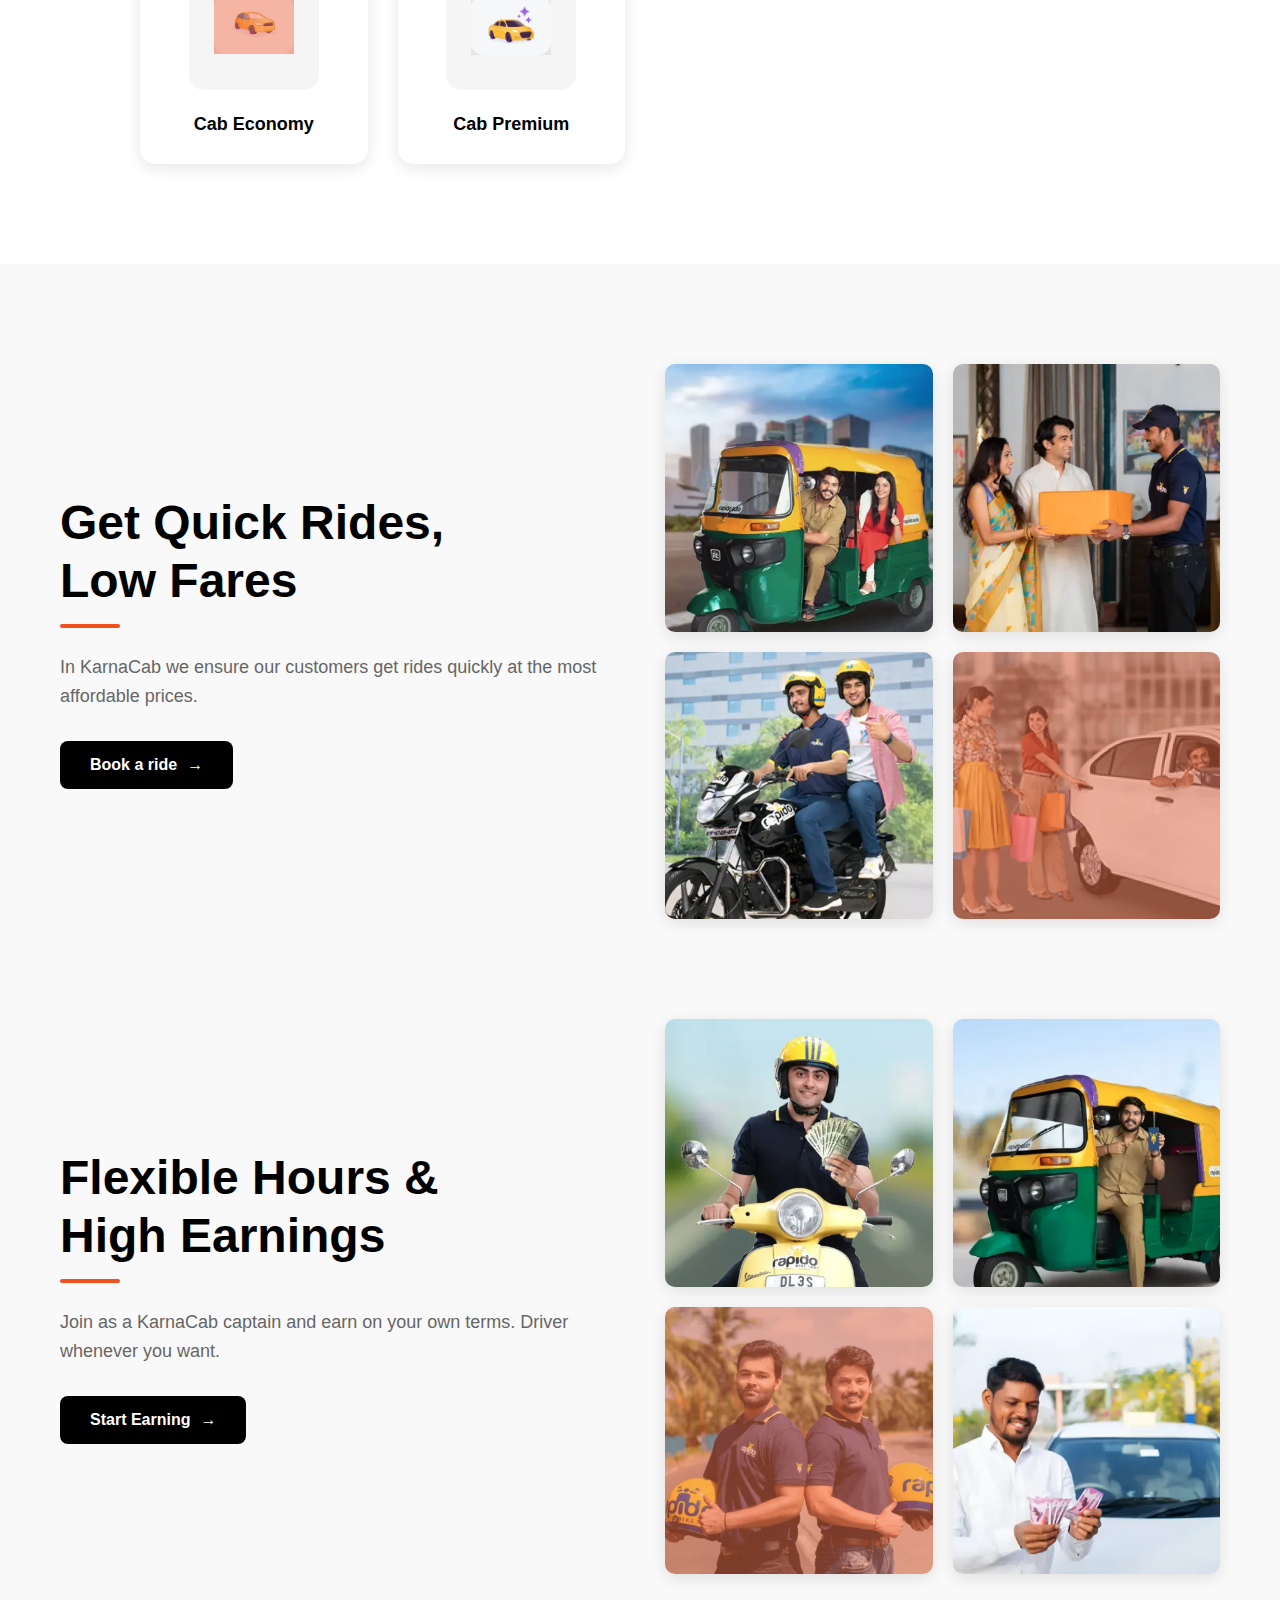
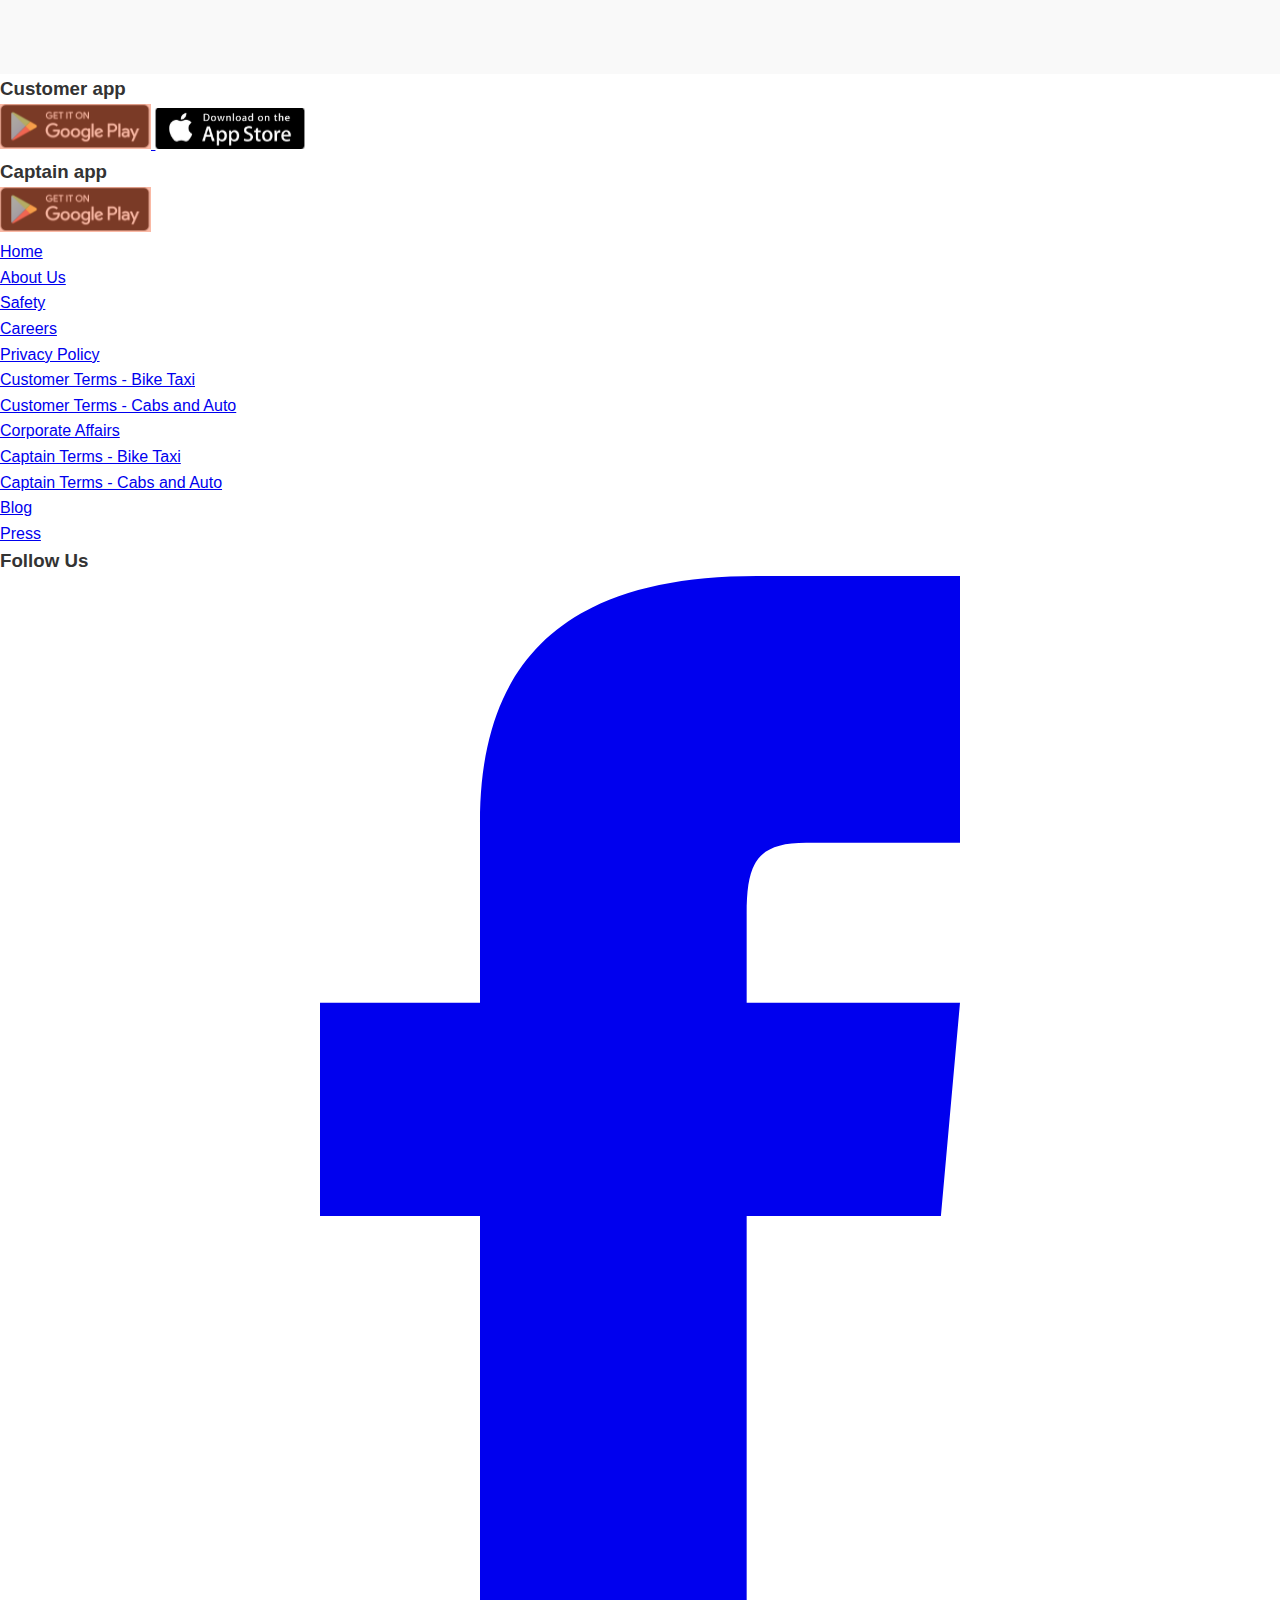
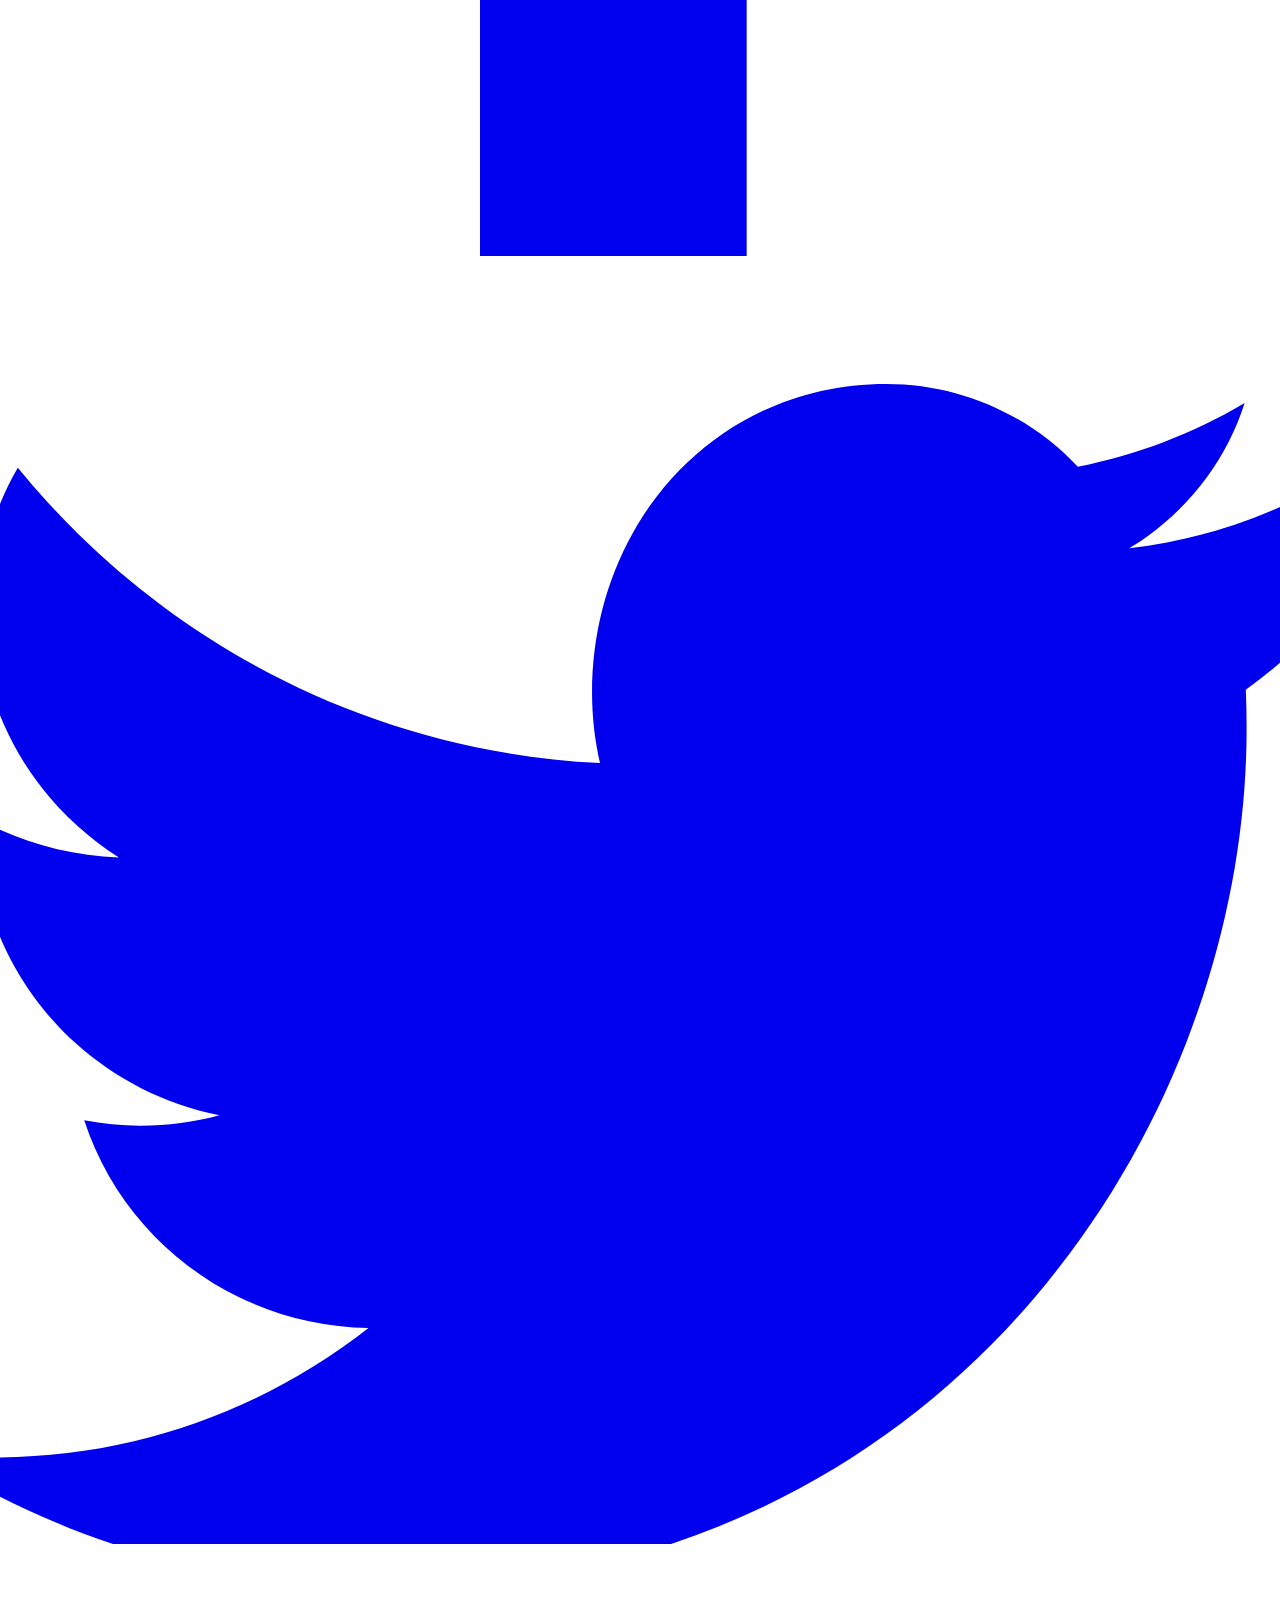
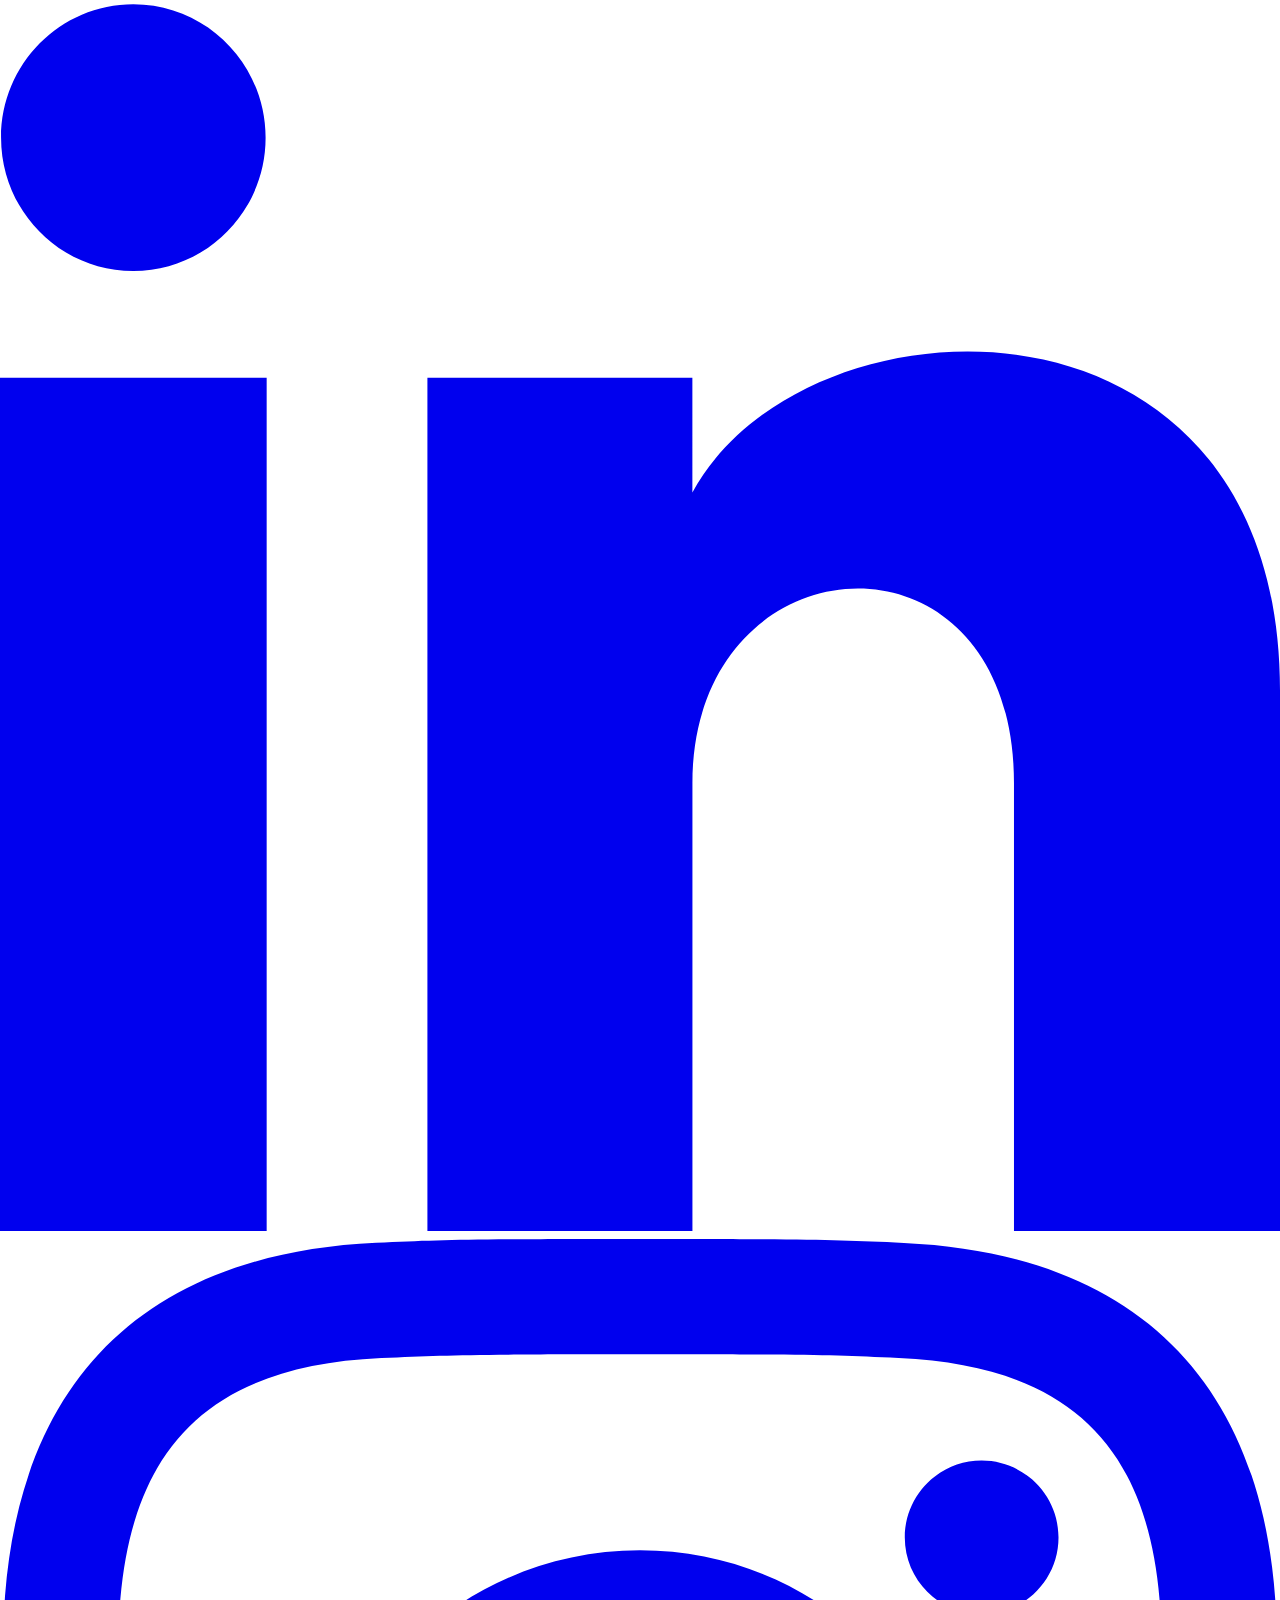
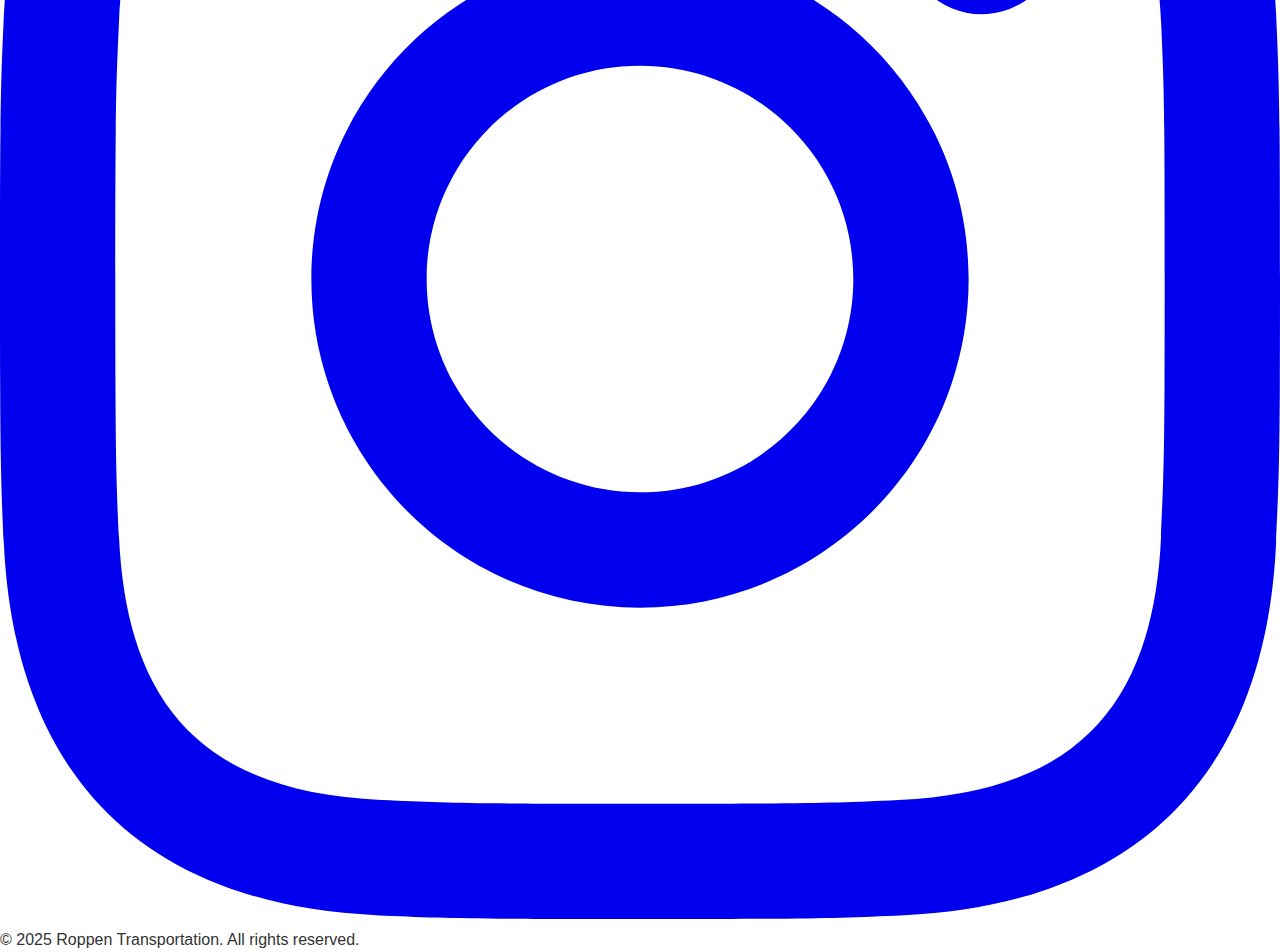
<file: home.html>
<!DOCTYPE html>
<html lang="en">
  <head>
    <meta charset="UTF-8" />
    <meta name="viewport" content="width=device-width, initial-scale=1.0" />
    <title>Apido NavBar</title>
    <link rel="stylesheet" href="home.css" />
  </head>
  <body>
      <header>
        <div class="container">
            <div class="logo">Apido</div>
            <nav>
                <ul>
                    <li><a href="home.html"  class="active">Home</a></li>
                    <li><a href="about.html">About Us</a></li>
                    <li><a href="safety.html">Safety</a></li>
                    <li><a href="careers.html">Careers</a></li>
                    <li><a href="#">Blog</a></li>
                    <li><a href="#">Press</a></li>
                    <li><a href="contact.html">Contact Us</a></li>
                </ul>
            </nav>
            <a href="#" class="download-btn">Download app</a>
        </div>
    </header>
    

    <!-- ========= HERO SECTION START ========= -->
    <div class="hero-section">
      <div class="hero-background-wrapper">
        <div class="hero-background-overlay"></div>
        <div class="hero-container">
          <h1 class="hero-title">Bharat Moves On KarnaCab!</h1>
          <div class="search-box">
            <div class="input-group">
              <div class="input-icon">
                <svg class="icon" fill="currentColor" viewBox="0 0 20 20">
                  <path
                    fill-rule="evenodd"
                    d="M5.05 4.05a7 7 0 119.9 9.9 7 7 0 01-9.9-9.9zM10 18a8 8 0 100-16 8 8 0 000 16zm-1-9a1 1 0 112 0v2a1 1 0 11-2 0v-2zm0-4a1 1 0 112 0 1 1 0 01-2 0z"
                    clip-rule="evenodd"
                  ></path>
                </svg>
              </div>
              <input
                type="text"
                placeholder="Enter Pickup Location"
                class="input-field"
              />
            </div>
            <div class="input-group">
              <div class="input-icon">
                <svg class="icon" fill="currentColor" viewBox="0 0 20 20">
                  <path
                    fill-rule="evenodd"
                    d="M10 18a8 8 0 100-16 8 8 0 000 16zm3.707-8.707l-3-3a1 1 0 00-1.414 0l-3 3a1 1 0 001.414 1.414L9 9.414V13a1 1 0 102 0V9.414l1.293 1.293a1 1 0 001.414-1.414z"
                    clip-rule="evenodd"
                  ></path>
                </svg>
              </div>
              <input
                type="text"
                placeholder="Enter Drop Location"
                class="input-field"
              />
            </div>
            <button class="book-ride-btn">Book Ride</button>
          </div>
        </div>
      </div>
    </div>
    <!-- ========= HERO SECTION END ========= -->

    <!-- ========= SERVICES SECTION START ========= -->
    <div class="services-section">
      <div class="services-container">
        <h2 class="services-title">Our Services</h2>
        <div class="title-underline"></div>
        <div class="services-grid">
          <!-- Service Card 1 -->
          <div class="service-card">
            <div class="service-card-image-wrapper">
              <img
                src="assets/images/bike.PNG"
                alt="Bike"
                class="service-image"
              />
            </div>
            <h3 class="service-card-title">Bike</h3>
          </div>
          <!-- Service Card 2 -->
          <div class="service-card">
            <div class="service-card-image-wrapper">
              <img
                src="assets/images/auto.PNG"
                alt="Auto"
                class="service-image"
              />
            </div>
            <h3 class="service-card-title">Auto</h3>
          </div>
          <!-- Service Card 3 -->
          <div class="service-card">
            <div class="service-card-image-wrapper">
              <img
                src="assets/images/autoshare.PNG"
                alt="Auto Share"
                class="service-image"
              />
            </div>
            <h3 class="service-card-title">Auto Share</h3>
          </div>
          <!-- Service Card 4 -->
          <div class="service-card">
            <div class="service-card-image-wrapper">
              <img
                src="assets/images/parcel.PNG"
                alt="Parcel"
                class="service-image"
              />
            </div>
            <h3 class="service-card-title">Parcel</h3>
          </div>
          <!-- Service Card 5 -->
          <div class="service-card">
            <div class="service-card-image-wrapper">
              <img
                src="assets/images/cab economy.PNG"
                alt="Cab Economy"
                class="service-image"
              />
            </div>
            <h3 class="service-card-title">Cab Economy</h3>
          </div>
          <!-- Service Card 6 -->
          <div class="service-card">
            <div class="service-card-image-wrapper">
              <img
                src="assets/images/cab premimum.PNG"
                alt="Cab Premium"
                class="service-image"
              />
            </div>
            <h3 class="service-card-title">Cab Premium</h3>
          </div>
        </div>
      </div>
    </div>

    <!-- ========= FEATURES SECTION START ========= -->
    <section class="features-section">
      <div class="features-container">
        <!-- Section 1: For Customers -->
        <div class="feature-block">
          <div class="feature-text">
            <h2 class="feature-title">
              Get Quick Rides,<br />
              Low Fares
            </h2>
            <div class="title-underline-features"></div>
            <p class="feature-description">
              In KarnaCab we ensure our customers get rides quickly at the most
              affordable prices.
            </p>
            <button class="feature-button">
              Book a ride <span class="arrow-icon">&rarr;</span>
            </button>
          </div>
          <div class="feature-images">
            <div class="image-grid">
              <img
                src="assets/images/img1.PNG"
                alt="Family in an auto-rickshaw"
                class="grid-image"
              />
              <img
                src="assets/images/img2.PNG"
                alt="KarnaCab parcel delivery"
                class="grid-image"
              />
              <img
                src="assets/images/img3.PNG"
                alt="Couple on a bike ride"
                class="grid-image"
              />
              <img
                src="assets/images/img4.PNG"
                alt="Woman getting into a KarnaCab cab"
                class="grid-image"
              />
            </div>
          </div>
        </div>

        <!-- Section 2: For Captains/Drivers -->
        <div class="feature-block feature-block-reversed">
          <div class="feature-images">
            <div class="image-grid">
              <img
                src="assets/images/img5.PNG"
                alt="KarnaCab captain on a scooter"
                class="grid-image"
              />
              <img
                src="assets/images/img6.PNG"
                alt="KarnaCab auto captain"
                class="grid-image"
              />
              <img
                src="assets/images/img7.PNG"
                alt="Happy KarnaCab captains"
                class="grid-image"
              />
              <img
                src="assets/images/img8.PNG"
                alt="KarnaCab cab captain with earnings"
                class="grid-image"
              />
            </div>
          </div>
          <div class="feature-text">
            <h2 class="feature-title">
              Flexible Hours &<br />
              High Earnings
            </h2>
            <div class="title-underline-features"></div>
            <p class="feature-description">
              Join as a KarnaCab captain and earn on your own terms. Driver
              whenever you want.
            </p>
            <button class="feature-button">
              Start Earning <span class="arrow-icon">&rarr;</span>
            </button>
          </div>
        </div>
      </div>
    </section>
    <!-- ========= FEATURES SECTION END ========= -->

    <!-- ========= FOOTER SECTION START ========= -->
    <footer class="site-footer">
      <div class="footer-container">
        <div class="footer-grid">
          <!-- Customer App Column -->
          <div class="footer-column">
            <h3 class="footer-column-title">Customer app</h3>
            <div class="app-buttons">
              <a href="#" aria-label="Get it on Google Play">
                <img
                  src="assets/images/googleplay.PNG"
                  alt="Get it on Google Play"
                  class="app-store-button"
                />
              </a>
              <a href="#" aria-label="Download on the App Store">
                <img
                  src="assets/images/appstore.PNG"
                  alt="Download on the App Store"
                  class="app-store-button"
                />
              </a>
            </div>
          </div>

          <!-- Captain App Column -->
          <div class="footer-column">
            <h3 class="footer-column-title">Captain app</h3>
            <div class="app-buttons">
              <a href="#" aria-label="Get it on Google Play">
                <img
                  src="assets/images/googleplay.PNG"
                  alt="Get it on Google Play"
                  class="app-store-button"
                />
              </a>
            </div>
          </div>

          <!-- Links Column 1 -->
          <div class="footer-column links-column-1">
            <ul class="footer-links">
              <li><a href="#">Home</a></li>
              <li><a href="#">About Us</a></li>
              <li><a href="#">Safety</a></li>
              <li><a href="#">Careers</a></li>
              <li><a href="#">Privacy Policy</a></li>
            </ul>
          </div>

          <!-- Links Column 2 -->
          <div class="footer-column">
            <ul class="footer-links">
              <li><a href="#">Customer Terms - Bike Taxi</a></li>
              <li><a href="#">Customer Terms - Cabs and Auto</a></li>
              <li><a href="#">Corporate Affairs</a></li>
            </ul>
          </div>

          <!-- Links Column 3 -->
          <div class="footer-column">
            <ul class="footer-links">
              <li><a href="#">Captain Terms - Bike Taxi</a></li>
              <li><a href="#">Captain Terms - Cabs and Auto</a></li>
              <li><a href="#">Blog</a></li>
              <li><a href="#">Press</a></li>
            </ul>
          </div>

          <!-- Follow Us Column -->
          <div class="footer-column">
            <h3 class="footer-column-title">Follow Us</h3>
            <div class="social-icons">
              <!-- Facebook -->
              <a href="#" aria-label="Facebook">
                <svg
                  class="social-icon"
                  fill="currentColor"
                  viewBox="0 0 24 24"
                >
                  <path
                    d="M9 8h-3v4h3v12h5v-12h3.642l.358-4h-4v-1.667c0-.955.192-1.333 1.115-1.333h2.885v-5h-3.808c-3.596 0-5.192 1.583-5.192 4.615v2.385z"
                  />
                </svg>
              </a>
              <!-- Twitter -->
              <a href="#" aria-label="Twitter">
                <svg
                  class="social-icon"
                  fill="currentColor"
                  viewBox="0 0 24 24"
                >
                  <path
                    d="M24 4.557c-.883.392-1.832.656-2.828.775 1.017-.609 1.798-1.574 2.165-2.724-.951.564-2.005.974-3.127 1.195-.897-.957-2.178-1.555-3.594-1.555-3.179 0-5.515 2.596-5.515 5.792 0 .452.051.892.149 1.317-4.405-.22-8.303-2.334-10.916-5.535-.456.78-.718 1.688-.718 2.647 0 1.943 1.042 3.658 2.613 4.658-.96-.03-1.868-.295-2.66-.733v.072c0 2.716 1.953 4.98 4.545 5.495-.47.128-.97.195-1.48.195-.365 0-.715-.035-1.055-.102.725 2.228 2.825 3.855 5.33 3.898-1.94 1.52-4.37 2.425-6.99 2.425-.455 0-.905-.025-1.345-.08 2.5 1.605 5.475 2.54 8.68 2.54 10.41 0 16.12-8.62 16.12-16.12 0-.245-.005-.49-.015-.735.94-.678 1.75-1.52 2.4-2.5z"
                  />
                </svg>
              </a>
              <!-- LinkedIn -->
              <a href="#" aria-label="LinkedIn">
                <svg
                  class="social-icon"
                  fill="currentColor"
                  viewBox="0 0 24 24"
                >
                  <path
                    d="M4.98 3.5c0 1.381-1.11 2.5-2.48 2.5s-2.48-1.119-2.48-2.5c0-1.38 1.11-2.5 2.48-2.5s2.48 1.12 2.48 2.5zm.02 4.5h-5v16h5v-16zm7.982 0h-4.968v16h4.969v-8.399c0-4.67 6.029-5.052 6.029 0v8.399h4.988v-10.131c0-7.88-8.922-7.59-11.018-3.714v-2.155z"
                  />
                </svg>
              </a>
              <!-- Instagram -->
              <a href="#" aria-label="Instagram">
                <svg
                  class="social-icon"
                  fill="currentColor"
                  viewBox="0 0 24 24"
                >
                  <path
                    d="M12 2.163c3.204 0 3.584.012 4.85.07 3.252.148 4.771 1.691 4.919 4.919.058 1.265.069 1.645.069 4.849 0 3.205-.012 3.584-.069 4.849-.149 3.225-1.664 4.771-4.919 4.919-1.266.058-1.644.07-4.85.07-3.204 0-3.584-.012-4.849-.07-3.26-.149-4.771-1.699-4.919-4.92-.058-1.265-.07-1.644-.07-4.849 0-3.204.013-3.583.07-4.849.149-3.227 1.664-4.771 4.919-4.919 1.266-.057 1.645-.069 4.849-.069zm0-2.163c-3.259 0-3.667.014-4.947.072-4.358.2-6.78 2.618-6.98 6.98-.059 1.281-.073 1.689-.073 4.948 0 3.259.014 3.668.072 4.948.2 4.358 2.618 6.78 6.98 6.98 1.281.058 1.689.072 4.948.072s3.667-.014 4.947-.072c4.358-.2 6.78-2.618 6.98-6.98.059-1.281.073-1.689.073-4.948s-.014-3.667-.072-4.947c-.2-4.358-2.618-6.78-6.98-6.98-1.281-.059-1.689-.073-4.948-.073zm0 5.838c-3.403 0-6.162 2.759-6.162 6.162s2.759 6.162 6.162 6.162 6.162-2.759 6.162-6.162-2.759-6.162-6.162-6.162zm0 10.162c-2.209 0-4-1.79-4-4s1.791-4 4-4 4 1.79 4 4-1.791 4-4 4zm6.406-11.845c-.796 0-1.441.645-1.441 1.44s.645 1.44 1.441 1.44 1.441-.645 1.441-1.44-.645-1.44-1.441-1.44z"
                  />
                </svg>
              </a>
            </div>
          </div>
        </div>

        <!-- Copyright Section -->
        <div class="footer-copyright">
          <p>&copy; 2025 Roppen Transportation. All rights reserved.</p>
        </div>
      </div>
    </footer>
    <!-- ========= FOOTER SECTION END ========= -->
  </body>
</html>
</file>
<file: home.css>
* {
            margin: 0;
            padding: 0;
            box-sizing: border-box;
        }

        :root {
            --primary: #f2501e;
            --primary-dark: #d43c0c;
            --secondary: #000;
            --light: #f5f5f5;
            --gray: #666;
            --white: #fff;
            --shadow: 0 4px 15px rgba(0, 0, 0, 0.1);
            --transition: all 0.3s ease;
        }

        body {
            font-family: 'Poppins', -apple-system, BlinkMacSystemFont, 'Segoe UI', Roboto, 'Helvetica Neue', Arial, sans-serif;
            color: #333;
            line-height: 1.6;
            overflow-x: hidden;
            scroll-behavior: smooth;
        }

        .container {
            max-width: 1200px;
            margin: 0 auto;
            padding: 0 20px;
            width: 100%;
        }

        /* ========= HERO SECTION ========= */
        .hero-section {
            position: relative;
            height: 100vh;
            min-height: 600px;
            max-height: 1200px;
            display: flex;
            align-items: center;
            justify-content: center;
            text-align: center;
            color: white;
            overflow: hidden;
        }

        .hero-background-wrapper {
            position: absolute;
            top: 0;
            left: 0;
            width: 100%;
            height: 100%;
            background-image: url('https://images.unsplash.com/photo-1544620347-c4fd4a3d5957?ixlib=rb-4.0.3&ixid=M3wxMjA3fDB8MHxwaG90by1wYWdlfHx8fGVufDB8fHx8fA%3D%3D&auto=format&fit=crop&w=1200&q=80');
            background-size: cover;
            background-position: center;
            background-attachment: fixed;
            animation: zoomEffect 20s infinite alternate;
        }

        @keyframes zoomEffect {
            0% { transform: scale(1); }
            100% { transform: scale(1.1); }
        }

        .hero-background-overlay {
            position: absolute;
            top: 0;
            left: 0;
            width: 100%;
            height: 100%;
            background: linear-gradient(135deg, rgba(0,0,0,0.7) 0%, rgba(242,80,30,0.4) 100%);
        }

        .hero-container {
            position: relative;
            z-index: 2;
            padding: 20px;
            width: 100%;
            max-width: 1200px;
            margin: 0 auto;
            animation: fadeIn 1s ease-out;
        }

        @keyframes fadeIn {
            from { opacity: 0; transform: translateY(20px); }
            to { opacity: 1; transform: translateY(0); }
        }

        .hero-title {
            font-size: clamp(32px, 5vw, 60px);
            font-weight: 800;
            margin-bottom: 30px;
            padding: 0 15px;
            color: white;
            text-shadow: 2px 2px 4px rgba(0,0,0,0.5);
        }

        .search-box {
            display: flex;
            flex-wrap: wrap;
            justify-content: center;
            align-items: center;
            gap: 15px;
            background-color: rgba(255, 255, 255, 0.95);
            padding: 25px;
            border-radius: 15px;
            box-shadow: var(--shadow);
            margin: 0 auto;
            max-width: 800px;
            backdrop-filter: blur(5px);
            transition: var(--transition);
        }

        .search-box:hover {
            transform: translateY(-5px);
            box-shadow: 0 10px 25px rgba(0,0,0,0.2);
        }

        .input-group {
            display: flex;
            align-items: center;
            background-color: var(--light);
            padding: 15px;
            border-radius: 8px;
            flex: 1 1 250px;
            max-width: 100%;
            transition: var(--transition);
            border: 2px solid transparent;
        }

        .input-group:focus-within {
            border-color: var(--primary);
            box-shadow: 0 0 0 3px rgba(242, 80, 30, 0.2);
        }

        .input-icon {
            margin-right: 10px;
            color: var(--primary);
        }

        .icon {
            width: 20px;
            height: 20px;
        }

        .input-field {
            border: none;
            background: transparent;
            outline: none;
            font-size: 16px;
            width: 100%;
            min-width: 150px;
            color: var(--secondary);
        }

        .input-field::placeholder {
            color: #888;
        }

        .book-ride-btn {
            background-color: var(--primary);
            color: var(--white);
            border: none;
            padding: 15px 30px;
            font-size: 16px;
            font-weight: bold;
            border-radius: 8px;
            cursor: pointer;
            transition: var(--transition);
            flex: 0 1 auto;
            width: 100%;
            max-width: 250px;
            position: relative;
            overflow: hidden;
        }

        .book-ride-btn::before {
            content: '';
            position: absolute;
            top: 0;
            left: -100%;
            width: 100%;
            height: 100%;
            background: linear-gradient(90deg, transparent, rgba(255,255,255,0.2), transparent);
            transition: 0.5s;
        }

        .book-ride-btn:hover::before {
            left: 100%;
        }

        .book-ride-btn:hover {
            background-color: var(--primary-dark);
            transform: translateY(-2px);
            box-shadow: 0 5px 15px rgba(242, 80, 30, 0.4);
        }

        /* ========= SERVICES SECTION ========= */
        .services-section {
            padding: 80px 0;
            text-align: center;
            background-color: var(--white);
        }

        .services-container {
            max-width: 1200px;
            margin: 0 auto;
            padding: 0 20px;
        }

        .services-title {
            font-size: clamp(28px, 4vw, 42px);
            margin-bottom: 15px;
            position: relative;
            display: inline-block;
        }

        .title-underline {
            width: 80px;
            height: 4px;
            background-color: var(--primary);
            margin: 0 auto 50px auto;
            border-radius: 2px;
        }

        .services-grid {
            display: grid;
            grid-template-columns: repeat(auto-fit, minmax(180px, 1fr));
            gap: 30px;
            max-width: 1000px;
            margin: 0 auto;
        }

        .service-card {
            text-align: center;
            transition: var(--transition);
            padding: 25px 15px;
            border-radius: 15px;
            background: var(--white);
            box-shadow: var(--shadow);
            cursor: pointer;
            position: relative;
            overflow: hidden;
        }

        .service-card::after {
            content: '';
            position: absolute;
            bottom: 0;
            left: 0;
            width: 100%;
            height: 5px;
            background: var(--primary);
            transform: scaleX(0);
            transform-origin: right;
            transition: transform 0.3s ease;
        }

        .service-card:hover::after {
            transform: scaleX(1);
            transform-origin: left;
        }

        .service-card:hover {
            transform: translateY(-10px);
            box-shadow: 0 15px 30px rgba(0, 0, 0, 0.1);
        }

        .service-card-image-wrapper {
            background-color: var(--light);
            border-radius: 15px;
            padding: 25px;
            margin-bottom: 20px;
            display: inline-flex;
            justify-content: center;
            align-items: center;
            transition: var(--transition);
        }

        .service-card:hover .service-card-image-wrapper {
            background-color: rgba(242, 80, 30, 0.1);
            transform: scale(1.05);
        }

        .service-image {
            width: 70px;
            height: 70px;
            object-fit: contain;
            transition: var(--transition);
        }

        .service-card:hover .service-image {
            filter: brightness(0) saturate(100%) invert(44%) sepia(87%) saturate(1352%) hue-rotate(345deg) brightness(95%) contrast(96%);
        }

        .service-card-title {
            font-size: 18px;
            font-weight: 600;
            color: var(--secondary);
        }

        /* ========= FEATURES SECTION ========= */
        .features-section {
            padding: 80px 0;
            background-color: #f9f9f9;
        }

        .features-container {
            max-width: 1200px;
            margin: 0 auto;
            padding: 0 20px;
        }

        .feature-block {
            display: flex;
            align-items: center;
            gap: 50px;
            margin-bottom: 80px;
            flex-direction: column;
            max-width: 1200px;
            margin-left: auto;
            margin-right: auto;
        }

        .feature-block:last-child {
            margin-bottom: 0;
        }

        .feature-block-reversed {
            flex-direction: column;
        }

        .feature-text, .feature-images {
            flex: 1;
            width: 100%;
        }

        .feature-title {
            font-size: clamp(28px, 4vw, 48px);
            line-height: 1.2;
            margin-bottom: 15px;
            color: var(--secondary);
        }

        .title-underline-features {
            width: 60px;
            height: 4px;
            background-color: var(--primary);
            margin-bottom: 25px;
            border-radius: 2px;
        }

        .feature-description {
            font-size: 18px;
            color: var(--gray);
            margin-bottom: 30px;
            line-height: 1.6;
            max-width: 600px;
        }

        .feature-button {
            background-color: var(--secondary);
            color: var(--white);
            border: none;
            padding: 15px 30px;
            font-size: 16px;
            font-weight: bold;
            border-radius: 8px;
            cursor: pointer;
            transition: var(--transition);
            display: inline-flex;
            align-items: center;
            gap: 10px;
        }

        .feature-button:hover {
            background-color: #333;
            gap: 15px;
        }

        .arrow-icon {
            transition: var(--transition);
        }

        .image-grid {
            display: grid;
            grid-template-columns: 1fr;
            gap: 20px;
            max-width: 600px;
            margin: 0 auto;
        }

        .grid-image {
            width: 100%;
            border-radius: 10px;
            box-shadow: var(--shadow);
            transition: var(--transition);
            aspect-ratio: 1/1;
            object-fit: cover;
        }

        .grid-image:hover {
            transform: scale(1.05);
        }

        /* ========= SAFETY SECTION ========= */
        .safety-section {
            padding: 80px 0;
            background: linear-gradient(135deg, #f2501e 0%, #ff7b4f 100%);
            color: var(--white);
        }

        .safety-container {
            max-width: 1200px;
            margin: 0 auto;
            padding: 0 20px;
        }

        .safety-content {
            display: flex;
            align-items: center;
            gap: 50px;
            flex-direction: column;
            max-width: 1200px;
            margin: 0 auto;
        }

        .safety-text {
            flex: 1;
            width: 100%;
            max-width: 600px;
        }

        .safety-text h2 {
            font-size: clamp(28px, 4vw, 42px);
            margin-bottom: 20px;
        }

        .safety-text p {
            font-size: 18px;
            margin-bottom: 25px;
            opacity: 0.9;
        }

        .know-more-link {
            font-size: 18px;
            color: var(--white);
            text-decoration: none;
            font-weight: bold;
            display: inline-flex;
            align-items: center;
            gap: 5px;
            transition: var(--transition);
        }

        .know-more-link:hover {
            gap: 10px;
        }

        .safety-image-wrapper {
            flex: 1;
            width: 100%;
            max-width: 600px;
            margin: 0 auto;
            border-radius: 15px;
            overflow: hidden;
            box-shadow: var(--shadow);
        }

        .safety-image-wrapper img {
            width: 100%;
            transition: var(--transition);
        }

        .safety-image-wrapper:hover img {
            transform: scale(1.05);
        }

        /* ========= DOWNLOAD SECTION ========= */
        .download-section {
            padding: 80px 0;
            background-color: var(--light);
            text-align: center;
        }

        .download-container {
            max-width: 1200px;
            margin: 0 auto;
            padding: 0 20px;
        }

        .download-section h2 {
            font-size: clamp(28px, 4vw, 42px);
            margin-bottom: 50px;
            color: var(--secondary);
        }

        .app-links {
            display: flex;
            justify-content: center;
            gap: 40px;
            flex-wrap: wrap;
            max-width: 800px;
            margin: 0 auto;
        }

        .app-item {
            text-align: center;
            flex: 0 1 160px;
            padding: 25px 20px;
            background: var(--white);
            border-radius: 15px;
            box-shadow: var(--shadow);
            transition: var(--transition);
            cursor: pointer;
        }

        .app-item:hover {
            transform: translateY(-10px);
            box-shadow: 0 15px 30px rgba(0, 0, 0, 0.1);
        }

        .app-item img {
            width: 70px;
            height: 70px;
            margin-bottom: 20px;
            border-radius: 15px;
            transition: var(--transition);
        }

        .app-item:hover img {
            transform: scale(1.1);
        }

        .app-item p {
            font-size: 16px;
            line-height: 1.4;
            color: var(--secondary);
        }

        /* Back to top button */
        .back-to-top {
            position: fixed;
            bottom: 30px;
            right: 30px;
            width: 50px;
            height: 50px;
            background-color: var(--primary);
            color: var(--white);
            border-radius: 50%;
            display: flex;
            align-items: center;
            justify-content: center;
            cursor: pointer;
            transition: var(--transition);
            opacity: 0;
            visibility: hidden;
            z-index: 1000;
            box-shadow: 0 4px 15px rgba(242, 80, 30, 0.3);
        }

        .back-to-top.visible {
            opacity: 1;
            visibility: visible;
        }

        .back-to-top:hover {
            background-color: var(--primary-dark);
            transform: translateY(-5px);
        }

        /* Loading animation */
        .loader {
            display: none;
            position: fixed;
            top: 0;
            left: 0;
            width: 100%;
            height: 100%;
            background-color: rgba(255, 255, 255, 0.9);
            z-index: 9999;
            justify-content: center;
            align-items: center;
        }

        .loader-spinner {
            width: 50px;
            height: 50px;
            border: 5px solid var(--light);
            border-top: 5px solid var(--primary);
            border-radius: 50%;
            animation: spin 1s linear infinite;
        }

        @keyframes spin {
            0% { transform: rotate(0deg); }
            100% { transform: rotate(360deg); }
        }

        /* ========= MEDIA QUERIES ========= */
        @media (min-width: 576px) {
            .hero-title {
                padding: 0;
            }
            
            .image-grid {
                grid-template-columns: 1fr 1fr;
            }
            
            .service-image {
                width: 80px;
                height: 80px;
            }
        }

        @media (min-width: 768px) {
            .hero-section {
                height: 90vh;
            }
            
            .feature-block, .feature-block-reversed {
                flex-direction: row;
                gap: 50px;
            }
            
            .feature-block-reversed {
                flex-direction: row-reverse;
            }
            
            .safety-content {
                flex-direction: row;
                gap: 50px;
            }
            
            .app-item {
                flex: 0 1 180px;
            }
            
            .app-item img {
                width: 80px;
                height: 80px;
            }
        }

        @media (min-width: 992px) {
            .services-section, 
            .features-section,
            .safety-section,
            .download-section {
                padding: 100px 0;
            }
            
            .feature-block {
                margin-bottom: 100px;
            }
        }

        @media (min-width: 1200px) {
            .hero-title {
                font-size: 60px;
            }
            
            .services-title {
                font-size: 42px;
            }
            
            .feature-title {
                font-size: 48px;
            }
            
            .safety-text h2 {
                font-size: 42px;
            }
            
            .download-section h2 {
                font-size: 42px;
            }
        }

        /* Animation classes */
        .fade-in {
            opacity: 0;
            transform: translateY(20px);
            transition: opacity 0.6s ease, transform 0.6s ease;
        }

        .fade-in.visible {
            opacity: 1;
            transform: translateY(0);
        }
</file>
<file: apidoHtml/home.css>
/* Universal box-sizing and a basic reset */
*,
*::before,
*::after {
  box-sizing: border-box;
  margin: 0;
  padding: 0;
}

/* Basic body styling with improved font stack */
body {
  margin: 0;
  font-family: -apple-system, BlinkMacSystemFont, "Segoe UI", Roboto,
    Helvetica, Arial, sans-serif, "Apple Color Emoji", "Segoe UI Emoji",
    "Segoe UI Symbol";
  background-color: #ffffff;
  color: #111827;
  line-height: 1.5;
  -webkit-text-size-adjust: 100%;
}
/* ========= NAVBAR STYLES ========= */
.container {
    max-width: 1200px;
    margin: 0 auto;
    padding: 0 20px;
}
header {
    background-color: #fff;
    padding: 10px 0;
    box-shadow: 0 2px 4px rgba(0,0,0,0.1);
    position: fixed; 
    top: 0;
    left: 0;
    width: 100%;
    z-index: 1000; 
}

main {
    padding-top: 90px; 
}


header .container {
    display: flex;
    justify-content: space-between;
    align-items: center;
}

.logo {
    background-color: #ffcc00;
    color: #000;
    padding: 15px 30px;
    font-size: 24px;
    font-weight: bold;
    border-radius: 10px;
}

nav ul {
    list-style: none;
    margin: 0;
    padding: 0;
    display: flex;
}

nav ul li {
    margin-left: 30px;
}

nav ul li a {
    text-decoration: none;
    color: #000;
    font-weight: bold;
    position: relative;
    padding-bottom: 5px;
}

nav ul li a.active {
    border-bottom: 3px solid #000;
}

.download-btn {
    background-color: #000;
    color: #fff;
    padding: 15px 30px;
    text-decoration: none;
    font-weight: bold;
    border-radius: 25px;
}


/* ========= HERO SECTION STYLES ========= */
.hero-section {
  background-color: #f9fafb;
  padding: 2rem 1rem;
  margin-top: 65px;
}

.hero-container {
  max-width: 80rem;
  margin: 0 auto;
  text-align: center;
  padding: 0 15px;
}

.hero-title {
  font-size: 1.75rem;
  font-weight: 800;
  color: #1f2937;
  margin: 0 auto 1rem;
  max-width: 20ch;
  line-height: 1.2;
}

.search-box {
  width: 100%;
  max-width: 42rem;
  background-color: white;
  padding: 1rem;
  border-radius: 0.75rem;
  box-shadow: 0 4px 6px rgba(0, 0, 0, 0.1);
  margin: 0 auto;
}

.input-group {
  position: relative;
  margin-bottom: 1rem;
}

.input-group:last-of-type {
  margin-bottom: 0;
}

.input-icon {
  position: absolute;
  top: 50%;
  transform: translateY(-50%);
  left: 0.75rem;
  display: flex;
  align-items: center;
  pointer-events: none;
}

.icon {
  width: 1rem;
  height: 1rem;
  color: #9ca3af;
}

.input-field {
  width: 100%;
  padding: 1rem 1rem 1rem 2.5rem;
  border: 1px solid #d1d5db;
  border-radius: 0.375rem;
  font-size: 0.9rem;
}

.input-field:focus {
  outline: none;
  border-color: #facc15;
  box-shadow: 0 0 0 2px rgba(250, 204, 21, 0.5);
}

.book-ride-btn {
  width: 100%;
  background-color: #facc15;
  color: black;
  font-weight: 700;
  padding: 0.8rem;
  border-radius: 0.375rem;
  font-size: 1rem;
  cursor: pointer;
  border: none;
  transition: background-color 0.3s;
  margin-top: 1rem;
}

.book-ride-btn:hover {
  background-color: #f59e0b;
}

/* ========= SERVICES SECTION STYLES ========= */
.services-section {
  padding: 2rem 1rem;
}

.services-container {
  max-width: 80rem;
  margin: 0 auto;
  text-align: center;
  padding: 0 15px;
}

.services-title {
  font-size: 1.5rem;
  font-weight: 700;
  color: #1f2937;
  margin-bottom: 1rem;
}

.title-underline {
  width: 4rem;
  height: 0.25rem;
  background-color: #facc15;
  margin: 0 auto 2rem;
}

.services-grid {
  display: grid;
  grid-template-columns: repeat(2, 1fr);
  gap: 1rem;
}

.service-card {
  display: flex;
  flex-direction: column;
  align-items: center;
  text-align: center;
  padding: 0.5rem;
}

.service-card-image-wrapper {
  background-color: #f3f4f6;
  padding: 1rem;
  border-radius: 1rem;
  box-shadow: 0 1px 2px 0 rgba(0, 0, 0, 0.05);
  margin-bottom: 0.75rem;
  width: 8rem;
  height: 6rem;
  display: flex;
  justify-content: center;
  align-items: center;
  transition: transform 0.2s, box-shadow 0.2s;
}

.service-card:hover .service-card-image-wrapper {
  transform: translateY(-5px);
  box-shadow: 0 4px 10px rgba(0, 0, 0, 0.1);
}

.service-image {
  max-width: 100%;
  max-height: 100%;
  object-fit: contain;
}

.service-card-title {
  font-weight: 600;
  color: #374151;
  font-size: 0.8rem;
}

/* ========= FEATURES SECTION STYLES ========= */
.features-section {
  background-color: #f9fafb;
  padding: 2rem 1rem;
}

.features-container {
  max-width: 80rem;
  margin: 0 auto;
  padding: 0 15px;
}

.features-container .feature-block + .feature-block {
  margin-top: 3rem;
}

.feature-block {
  display: flex;
  flex-direction: column;
  align-items: center;
  gap: 1.5rem;
}

.feature-block-reversed {
  flex-direction: column-reverse;
}

.feature-text {
  text-align: center;
}

.feature-title {
  font-size: 1.5rem;
  font-weight: 700;
  color: #111827;
  line-height: 1.3;
}

.title-underline-features {
  width: 4rem;
  height: 0.25rem;
  background-color: #facc15;
  margin: 0.75rem auto 1.25rem;
}

.feature-description {
  color: #4b5563;
  font-size: 1rem;
  margin-bottom: 1.5rem;
  max-width: 45ch;
  margin-left: auto;
  margin-right: auto;
}

.feature-button {
  background-color: #111827;
  color: white;
  font-weight: 600;
  padding: 0.6rem 1.25rem;
  border-radius: 9999px;
  display: inline-flex;
  align-items: center;
  border: none;
  cursor: pointer;
  font-size: 0.9rem;
  transition: background-color 0.2s, transform 0.2s;
}

.feature-button:hover {
  background-color: black;
  transform: translateY(-2px);
}

.arrow-icon {
  margin-left: 0.5rem;
  transition: transform 0.2s;
  width: 16px;
  height: 16px;
}

.feature-button:hover .arrow-icon {
  transform: translateX(4px);
}

.image-grid {
  display: grid;
  grid-template-columns: repeat(2, 1fr);
  gap: 0.75rem;
}

.grid-image {
  border-radius: 0.5rem;
  box-shadow: 0 4px 6px rgba(0, 0, 0, 0.1);
  width: 100%;
  height: 100%;
  object-fit: cover;
}

/* ========= FOOTER SECTION STYLES ========= */
.site-footer {
  background-color: black;
  color: white;
  font-size: 0.8rem;
  padding: 2rem 1rem;
}

.footer-container {
  max-width: 80rem;
  margin: 0 auto;
  padding: 0 15px;
}

.footer-grid {
  display: grid;
  grid-template-columns: repeat(2, 1fr);
  gap: 1.5rem;
  margin-bottom: 2rem;
}

.footer-column-title {
  font-weight: 600;
  font-size: 0.9rem;
  margin: 0 0 0.75rem 0;
}

.app-buttons {
  display: flex;
  flex-direction: column;
  gap: 0.75rem;
}

.app-store-button {
  height: 2.25rem;
  width: auto;
  align-self: flex-start;
}

.footer-links {
  list-style: none;
  padding: 0;
  margin: 0;
  display: flex;
  flex-direction: column;
  gap: 0.5rem;
}

.footer-links a {
  text-decoration: none;
  color: #d1d5db;
  transition: color 0.2s;
  font-size: 0.8rem;
}

.footer-links a:hover {
  color: #facc15;
}

.social-icons {
  display: flex;
  gap: 1rem;
}

.social-icon {
  width: 1.25rem;
  height: 1.25rem;
  fill: #d1d5db;
  transition: fill 0.2s;
}

.social-icons a:hover .social-icon {
  fill: #facc15;
}

.footer-copyright {
  border-top: 1px solid #374151;
  padding-top: 1.5rem;
  text-align: center;
  color: #9ca3af;
  font-size: 0.75rem;
}

/* ========= RESPONSIVE STYLES ========= */

/* Extra small devices (phones, 360px and up) */
@media (min-width: 360px) {
  .hero-title {
    font-size: 2rem;
  }
  .services-title, .feature-title {
    font-size: 1.6rem;
  }
}

/* Small devices (phones, 480px and up) */
@media (min-width: 480px) {
  .logo {
    padding: 12px 25px;
    font-size: 20px;
  }
  .download-btn {
    padding: 12px 25px;
  }
  .hero-title {
    font-size: 2.25rem;
  }
  .services-grid {
    grid-template-columns: repeat(3, 1fr);
  }
}

/* Medium devices (tablets, 600px and up) */
@media (min-width: 600px) {
  .services-grid {
    grid-template-columns: repeat(4, 1fr);
  }
  .footer-grid {
    grid-template-columns: repeat(3, 1fr);
  }
}

/* Medium-large devices (tablets, 768px and up) */
@media (min-width: 768px) {
  .container {
    padding: 0 20px;
  }
  
  main {
    padding-top: 80px;
  }
  
  .hero-section, .features-section, .services-section, .site-footer {
    padding: 3rem 1.5rem;
  }
  
  .hero-title {
    font-size: 2.75rem;
  }
  
  .search-box {
    padding: 1.25rem;
  }
  
  .services-grid {
    grid-template-columns: repeat(4, 1fr);
    gap: 1.25rem;
  }
  
  .service-card-title {
    font-size: 0.9rem;
  }
  
  .features-container .feature-block + .feature-block {
    margin-top: 4rem;
  }
  
  .feature-block {
    flex-direction: row;
    gap: 2rem;
  }
  
  .feature-block-reversed {
    flex-direction: row-reverse;
  }
  
  .feature-text {
    width: 50%;
    text-align: left;
  }
  
  .feature-title {
    font-size: 1.875rem;
  }
  
  .title-underline-features {
    margin: 1rem 0 1.5rem;
  }
  
  .feature-images {
    width: 50%;
  }
  
  .footer-grid {
    grid-template-columns: repeat(4, 1fr);
    gap: 1.5rem;
  }
}

/* Large devices (desktops, 992px and up) */
@media (min-width: 992px) {
  .menu-toggle {
    display: none;
  }
  
  .hero-title {
    font-size: 3.25rem;
  }
  
  .services-grid {
    grid-template-columns: repeat(6, 1fr);
  }
  
  .service-card-image-wrapper {
    width: 9rem;
    height: 7rem;
  }
  
  .service-card-title {
    font-size: 1rem;
  }
  
  .feature-block {
    gap: 3rem;
  }
  
  .feature-title {
    font-size: 2.25rem;
  }
  
  .footer-grid {
    grid-template-columns: repeat(6, 1fr);
  }
}

/* Extra large devices (large desktops, 1200px and up) */
@media (min-width: 1200px) {
  .container {
    padding: 0 2rem;
  }
  
  .hero-section, .features-section, .services-section, .site-footer {
    padding-left: 2rem;
    padding-right: 2rem;
  }
  
  .hero-title {
    font-size: 3.75rem;
  }
  
  .feature-title {
    font-size: 2.5rem;
  }
  
  .feature-block {
    gap: 4rem;
  }
}

/* Mobile menu styles */
@media (max-width: 767px) {
  .menu-toggle {
    display: block;
  }
  
  nav {
    width: 100%;
    max-height: 0;
    overflow: hidden;
    transition: max-height 0.3s ease;
  }
  
  nav.active {
    max-height: 500px;
    padding: 15px 0;
  }
  
  nav ul {
    flex-direction: column;
    align-items: flex-start;
  }
  
  nav ul li {
    margin: 10px 0;
    margin-left: 0;
    width: 100%;
  }
  
  nav ul li a {
    display: block;
    padding: 8px 0;
    font-size: 16px;
  }
  
  .download-btn {
    width: 100%;
    text-align: center;
    margin-top: 10px;
  }
  
  .header-container {
    flex-direction: column;
    align-items: flex-start;
  }
  
  .logo {
    margin-bottom: 10px;
  }
  
  .menu-container {
    display: flex;
    justify-content: space-between;
    align-items: center;
    width: 100%;
  }
}
</file>
